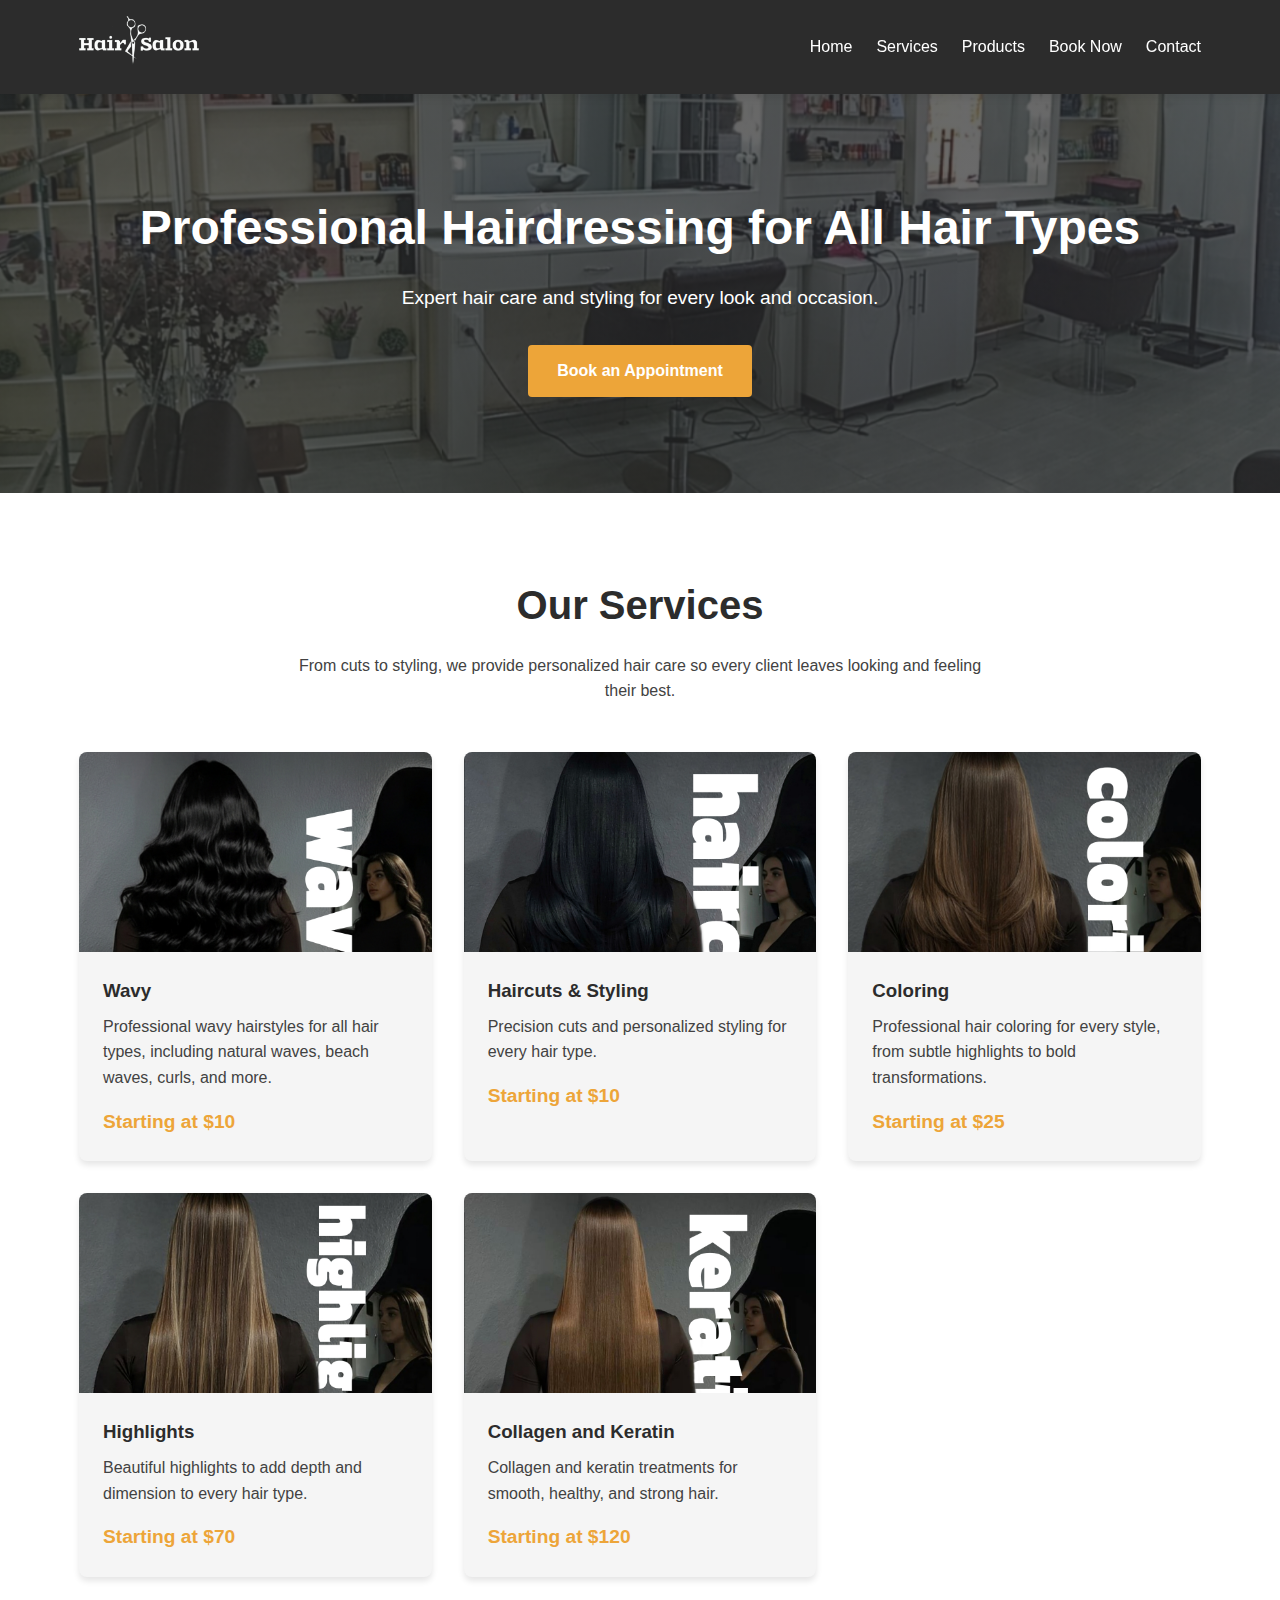
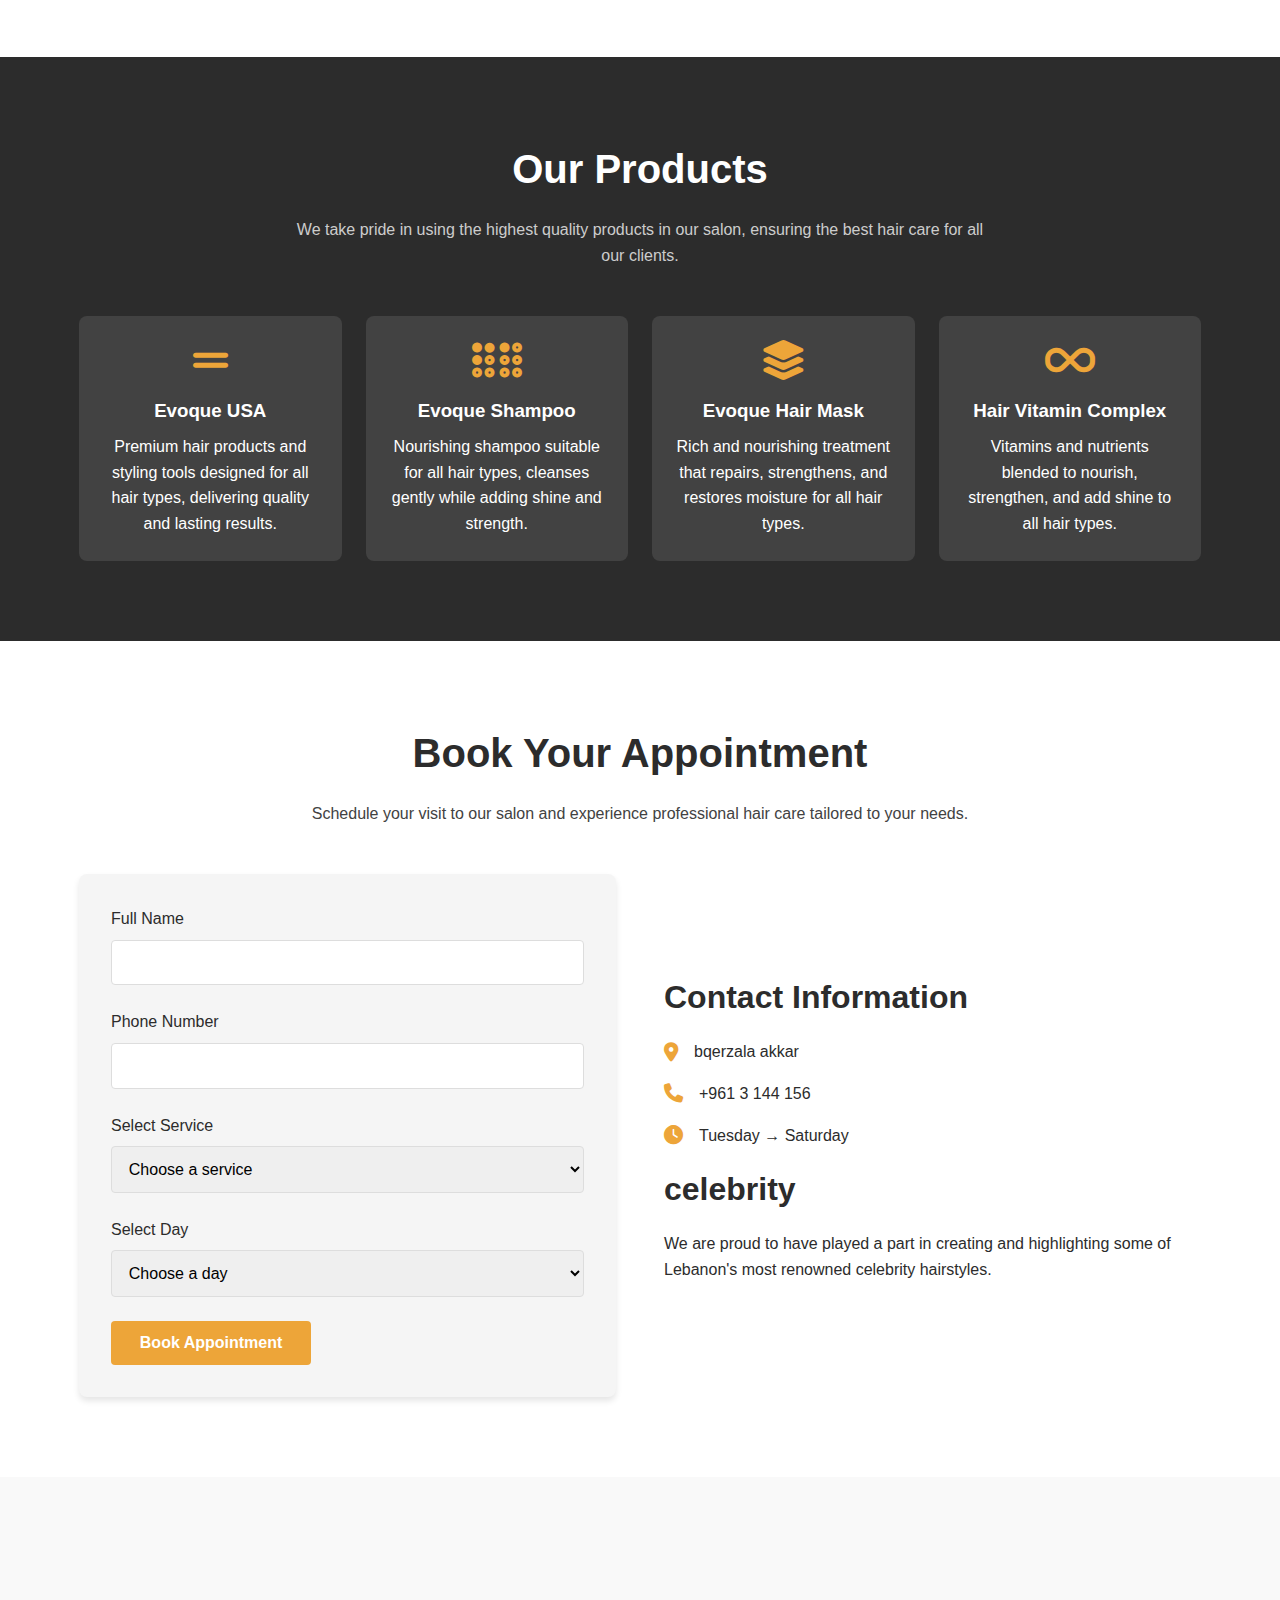
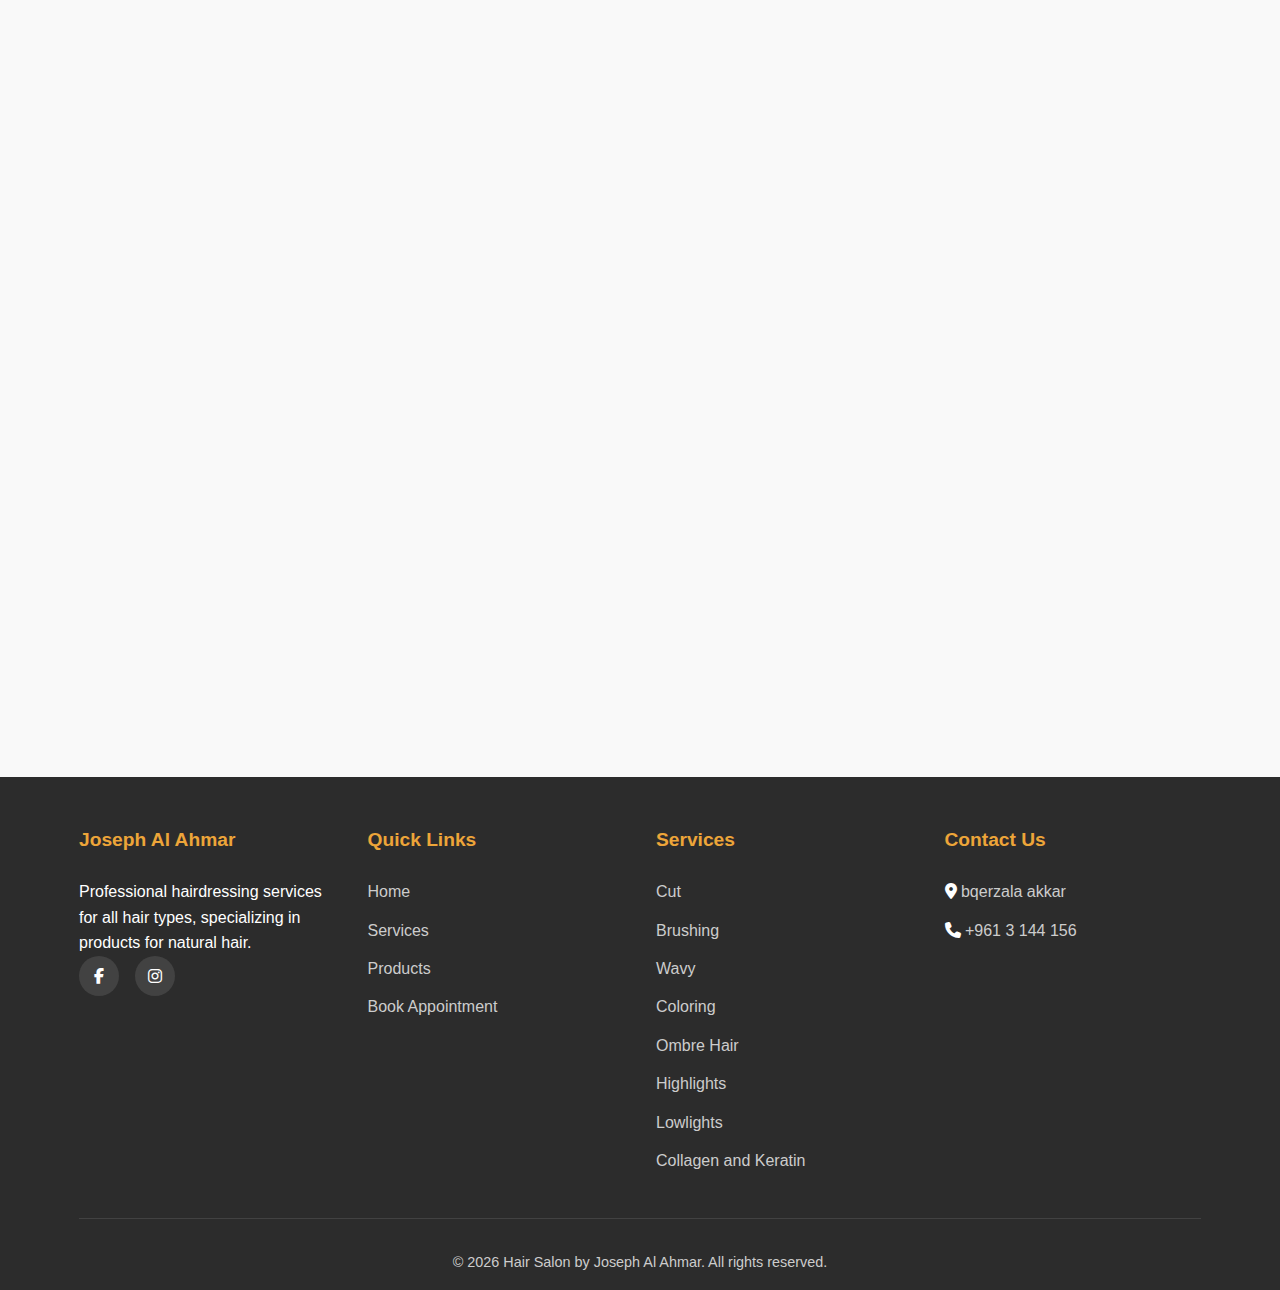
<file: index.html>
<!DOCTYPE html>
<html lang="en">
<head>
    <meta charset="UTF-8">
    <meta name="viewport" content="width=device-width, initial-scale=1.0">
    <title>Joseph Al Ahmar Hair Salon</title>
    <link rel="stylesheet" href="https://cdnjs.cloudflare.com/ajax/libs/font-awesome/6.4.0/css/all.min.css">
    
    <!-- Favicon -->
    <link rel="icon" href="https://raw.githubusercontent.com/elieahmar2/Josephejajahshzheha.github.io/refs/heads/main/logo48000.png" type="image/png" />
    <meta name="apple-mobile-web-app-capable" content="yes" />
    <link rel="apple-touch-icon" href="https://raw.githubusercontent.com/elieahmar2/Josephejajahshzheha.github.io/refs/heads/main/logo512.jpg" sizes="512x512">

    <!-- JSON-LD Structured Data for Google -->
    <script type="application/ld+json">
    {
      "@context": "https://schema.org",
      "@type": "Person",
      "name": "Joseph Al Ahmar",
      "url": "https://josephalahmar.hair",
      "image": [
        "https://josephalahmar.hair/canon_pic0927.png",
        "https://josephalahmar.hair/canon_pic0982.jpg"
      ],
      "jobTitle": "Hairdresser",
      "worksFor": {
        "@type": "Organization",
        "name": "Joseph Al Ahmar Hair Salon",
        "address": {
          "@type": "PostalAddress",
          "streetAddress": "Qarzala",
          "addressLocality": "Bqerzala",
          "addressRegion": "Akkar",
          "addressCountry": "Lebanon"
        },
        "description": "Joseph Al Ahmar runs his own salon in Bqerzala, Akkar, offering a wide range of professional hair services."
      },
      "description": "Joseph Al Ahmar is the top hairdresser in Akkar, northern Lebanon, known for styling celebrities. He has worked for Wadih Wassouf, Carmen Lebbos, Hiba Tawaji, and Rindala Kodeih. He owns his salon in Bqerzala, Akkar, and provides high-quality hair services, including styles and treatments visible on his website.",
      "telephone": "+961 3 144 156",
      "hasOccupation": {
        "@type": "Occupation",
        "name": "Professional Hairdresser",
        "description": "Specializes in celebrity hairstyles, creative cuts, coloring, and professional salon services."
      },
      "subjectOf": {
        "@type": "CreativeWork",
        "name": "Gallery of Hair Services",
        "url": "https://josephalahmar.hair"
      }
    }
    </script>
    <style>
        :root {
            --primary-pink: #eda539;
            --dark-pink: #d99e45;
            --dark-gray: #2c2c2c;
            --light-gray: #f5f5f5;
            --medium-gray: #424242;
            --white: #ffffff;
        }
        
        * {
            margin: 0;
            padding: 0;
            box-sizing: border-box;
            font-family: 'Segoe UI', Tahoma, Geneva, Verdana, sans-serif;
        }
        
        body {
            background-color: var(--light-gray);
            color: var(--dark-gray);
            line-height: 1.6;
            touch-action: manipulation; /* لمنع ظهور الكيبورد تلقائياً على الجوال */
        }
        
        .logo img {
            width: 120px;
            height: auto;
        }
        
        .container {
            width: 90%;
            max-width: 1200px;
            margin: 0 auto;
            padding: 0 15px;
        }
        
        /* Header Styles */
        header {
            background-color: var(--dark-gray);
            color: var(--white);
            padding: 1rem 0;
            position: sticky;
            top: 0;
            z-index: 100;
            box-shadow: 0 2px 10px rgba(0,0,0,0.1);
        }
        
        .header-container {
            display: flex;
            justify-content: space-between;
            align-items: center;
            position: relative;
        }
        
        .logo {
            font-size: 1.8rem;
            font-weight: bold;
            color: var(--primary-pink);
        }
        
        .logo span {
            color: var(--white);
        }
        
        nav ul {
            display: flex;
            list-style: none;
        }
        
        nav ul li {
            margin-left: 1.5rem;
        }
        
        nav ul li a {
            color: var(--white);
            text-decoration: none;
            font-weight: 500;
            transition: color 0.3s;
        }
        
        nav ul li a:hover {
            color: var(--primary-pink);
        }
        
        .mobile-menu-btn {
            display: none;
            background: none;
            border: none;
            color: var(--white);
            font-size: 1.5rem;
            cursor: pointer;
            z-index: 101;
        }
        
        /* Hero Section */
        .hero {
            background: linear-gradient(rgba(44, 44, 44, 0.7), rgba(44, 44, 44, 0.7)), url('background1.jpg') no-repeat center center/cover;
            color: var(--white);
            text-align: center;
            padding: 6rem 0;
        }
        
        .hero h1 {
            font-size: 3rem;
            margin-bottom: 1rem;
        }
        
        .hero p {
            font-size: 1.2rem;
            max-width: 700px;
            margin: 0 auto 2rem;
        }
        
        .btn {
            display: inline-block;
            background-color: var(--primary-pink);
            color: var(--white);
            padding: 0.8rem 1.8rem;
            border: none;
            border-radius: 4px;
            font-size: 1rem;
            font-weight: 600;
            cursor: pointer;
            text-decoration: none;
            transition: background-color 0.3s;
            touch-action: manipulation; /* لمنع ظهور الكيبورد تلقائياً */
        }
        
        .btn:hover {
            background-color: var(--dark-pink);
        }
        
        /* Services Section */
        .services {
            padding: 5rem 0;
            background-color: var(--white);
        }
        
        .section-title {
            text-align: center;
            margin-bottom: 3rem;
        }
        
        .section-title h2 {
            font-size: 2.5rem;
            color: var(--dark-gray);
            margin-bottom: 1rem;
        }
        
        .section-title p {
            color: var(--medium-gray);
            max-width: 700px;
            margin: 0 auto;
        }
        
        .services-grid {
            display: grid;
            grid-template-columns: repeat(auto-fit, minmax(300px, 1fr));
            gap: 2rem;
        }
        
        .service-card {
            background-color: var(--light-gray);
            border-radius: 8px;
            overflow: hidden;
            box-shadow: 0 4px 6px rgba(0,0,0,0.1);
            transition: transform 0.3s;
        }
        
        .service-card:hover {
            transform: translateY(-5px);
        }
        
        .service-img {
            height: 200px;
            background-color: var(--medium-gray);
            background-size: cover;
            background-position: center;
        }
        
        .service-content {
            padding: 1.5rem;
        }
        
        .service-content h3 {
            color: var(--dark-gray);
            margin-bottom: 0.5rem;
        }
        
        .service-content p {
            color: var(--medium-gray);
            margin-bottom: 1rem;
        }
        
        .service-price {
            color: var(--primary-pink);
            font-weight: bold;
            font-size: 1.2rem;
        }
        
        /* wavy Highlight */
        .products-services {
            background-color: var(--dark-gray);
            color: var(--white);
            padding: 5rem 0;
        }
        
        .products-services .section-title h2 {
            color: var(--white);
        }
        
        .products-services .section-title p {
            color: #ccc;
        }
        
        .braids-grid {
            display: grid;
            grid-template-columns: repeat(auto-fit, minmax(250px, 1fr));
            gap: 1.5rem;
        }
        
        .braid-type {
            background-color: var(--medium-gray);
            padding: 1.5rem;
            border-radius: 8px;
            text-align: center;
        }
        
        .braid-type i {
            font-size: 2.5rem;
            color: var(--primary-pink);
            margin-bottom: 1rem;
        }
        
        .braid-type h3 {
            margin-bottom: 0.5rem;
        }
        
        /* Booking Section */
        .booking {
            padding: 5rem 0;
            background-color: var(--white);
        }
        
        .booking-container {
            display: grid;
            grid-template-columns: 1fr 1fr;
            gap: 3rem;
            align-items: center;
        }
        
        .booking-form {
            background-color: var(--light-gray);
            padding: 2rem;
            border-radius: 8px;
            box-shadow: 0 4px 6px rgba(0,0,0,0.1);
        }
        
        .form-group {
            margin-bottom: 1.5rem;
        }
        
        .form-group label {
            display: block;
            margin-bottom: 0.5rem;
            font-weight: 500;
        }
        
        .form-group input,
        .form-group select,
        .form-group textarea {
            width: 100%;
            padding: 0.8rem;
            border: 1px solid #ddd;
            border-radius: 4px;
            font-size: 1rem;
            touch-action: manipulation; /* لمنع ظهور الكيبورد تلقائياً */
        }
        
        .booking-info h3 {
            font-size: 2rem;
            margin-bottom: 1rem;
            color: var(--dark-gray);
        }
        
        .booking-info p {
            margin-bottom: 1.5rem;
            color: var(--medium-gray);
        }
        
        .contact-info {
            margin-top: 2rem;
        }
        
        .contact-item {
            display: flex;
            align-items: center;
            margin-bottom: 1rem;
        }
        
        .contact-item i {
            color: var(--primary-pink);
            margin-right: 1rem;
            font-size: 1.2rem;
        }
        
        /* Footer */
        footer {
            background-color: var(--dark-gray);
            color: var(--white);
            padding: 3rem 0 1rem;
        }
        
        .footer-container {
            display: grid;
            grid-template-columns: repeat(auto-fit, minmax(200px, 1fr));
            gap: 2rem;
            margin-bottom: 2rem;
        }
        
        .footer-column h3 {
            color: var(--primary-pink);
            margin-bottom: 1.5rem;
            font-size: 1.2rem;
        }
        
        .footer-column ul {
            list-style: none;
        }
        
        .footer-column ul li {
            margin-bottom: 0.8rem;
        }
        
        .footer-column ul li a {
            color: #ccc;
            text-decoration: none;
            transition: color 0.3s;
        }
        
        .footer-column ul li a:hover {
            color: var(--primary-pink);
        }
        
        .social-links {
            display: flex;
            gap: 1rem;
        }
        
        .social-links a {
            display: inline-flex;
            align-items: center;
            justify-content: center;
            width: 40px;
            height: 40px;
            background-color: var(--medium-gray);
            color: var(--white);
            border-radius: 50%;
            text-decoration: none;
            transition: background-color 0.3s;
        }
        
        .social-links a:hover {
            background-color: var(--primary-pink);
        }
        
        .copyright {
            text-align: center;
            padding-top: 2rem;
            border-top: 1px solid var(--medium-gray);
            color: #ccc;
            font-size: 0.9rem;
        }
        
        /* Modal */
        .modal {
            display: none;
            position: fixed;
            top: 0;
            left: 0;
            width: 100%;
            height: 100%;
            background-color: rgba(0,0,0,0.5);
            z-index: 1000;
            align-items: center;
            justify-content: center;
        }
        
        .modal-content {
            background-color: var(--white);
            padding: 2rem;
            border-radius: 8px;
            max-width: 500px;
            width: 90%;
            position: relative;
        }
        
        .close-modal {
            position: absolute;
            top: 1rem;
            right: 1rem;
            background: none;
            border: none;
            font-size: 1.5rem;
            cursor: pointer;
            color: var(--dark-gray);
        }
        
        /* Responsive Styles */
        @media (max-width: 768px) {
            .header-container {
                flex-direction: row;
                align-items: center;
            }
            
            nav {
                display: none; /* إخفاء القائمة افتراضياً على الجوال */
                position: absolute;
                top: 100%;
                left: 0;
                width: 100%;
                background-color: var(--dark-gray);
                padding: 1rem 0;
                box-shadow: 0 5px 10px rgba(0,0,0,0.2);
            }
            
            nav.active {
                display: block;
            }
            
            nav ul {
                flex-direction: column;
                align-items: center;
            }
            
            nav ul li {
                margin: 0.8rem 0;
                width: 100%;
                text-align: center;
            }
            
            .mobile-menu-btn {
                display: block;
                position: relative;
                top: 0;
                right: 0;
            }
            
            .hero h1 {
                font-size: 2.2rem;
            }
            
            .booking-container {
                grid-template-columns: 1fr;
            }
        }
    </style>
</head>
<body>
    <!-- Header -->
    <header>
        <div class="container header-container">
            <div class="logo">
                <img src="logo.png" alt="Logo" />
            </div>
            <button class="mobile-menu-btn">
                <i class="fas fa-bars"></i>
            </button>
            <nav>
                <ul>
                    <li><a href="#home">Home</a></li>
                    <li><a href="#services">Services</a></li>
                    <li><a href="#products">Products</a></li>
                    <li><a href="#booking">Book Now</a></li>
                    <li><a href="#contact">Contact</a></li>
                </ul>
            </nav>
        </div>
    </header>

    <!-- Hero Section -->
    <section class="hero" id="home">
        <div class="container">
            <h1>Professional Hairdressing for All Hair Types</h1>
            <p>Expert hair care and styling for every look and occasion.</p>
            <a href="#booking" class="btn">Book an Appointment</a>
        </div>
    </section>

    <!-- Services Section -->
    <section class="services" id="services">
        <div class="container">
            <div class="section-title">
                <h2>Our Services</h2>
                <p>From cuts to styling, we provide personalized hair care so every client leaves looking and feeling their best.</p>
            </div>
            <div class="services-grid">
                <div class="service-card">
                    <div class="service-img" style="background-image: url('wavy.jpg');"></div>
                    <div class="service-content">
                        <h3>Wavy</h3>
                        <p>Professional wavy hairstyles for all hair types, including natural waves, beach waves, curls, and more.</p>
                        <div class="service-price">Starting at $10</div>
                    </div>
                </div>
                <div class="service-card">
                    <div class="service-img" style="background-image: url('haircut.jpg');"></div>
                    <div class="service-content">
                        <h3>Haircuts & Styling</h3>
                        <p>Precision cuts and personalized styling for every hair type.</p>
                        <div class="service-price">Starting at $10</div>
                    </div>
                </div>
                <div class="service-card">
                    <div class="service-img" style="background-image: url('coloring.jpg');"></div>
                    <div class="service-content">
                        <h3>Coloring</h3>
                        <p>Professional hair coloring for every style, from subtle highlights to bold transformations.</p>
                        <div class="service-price">Starting at $25</div>
                    </div>
                </div>
                <div class="service-card">
                    <div class="service-img" style="background-image: url('highlights.jpg');"></div>
                    <div class="service-content">
                        <h3>Highlights</h3>
                        <p>Beautiful highlights to add depth and dimension to every hair type.</p>
                        <div class="service-price">Starting at $70</div>
                    </div>
                </div>
                <div class="service-card">
                    <div class="service-img" style="background-image: url('keratin.jpg');"></div>
                    <div class="service-content">
                        <h3>Collagen and Keratin</h3>
                        <p>Collagen and keratin treatments for smooth, healthy, and strong hair.</p>
                        <div class="service-price">Starting at $120</div>
                    </div>
                </div>
            </div>
        </div>
    </section>

    <!-- Products Section -->
    <section class="products-services" id="products">
        <div class="container">
            <div class="section-title">
                <h2>Our Products</h2>
                <p>We take pride in using the highest quality products in our salon, ensuring the best hair care for all our clients.</p>
            </div>
            <div class="braids-grid">
                <div class="braid-type">
                    <i class="fas fa-grip-lines"></i>
                    <h3>Evoque USA</h3>
                    <p>Premium hair products and styling tools designed for all hair types, delivering quality and lasting results.</p>
                </div>
                <div class="braid-type">
                    <i class="fas fa-braille"></i>
                    <h3>Evoque Shampoo</h3>
                    <p>Nourishing shampoo suitable for all hair types, cleanses gently while adding shine and strength.</p>
                </div>
                <div class="braid-type">
                    <i class="fas fa-layer-group"></i>
                    <h3>Evoque Hair Mask</h3>
                    <p>Rich and nourishing treatment that repairs, strengthens, and restores moisture for all hair types.</p>
                </div>
                <div class="braid-type">
                    <i class="fas fa-infinity"></i>
                    <h3>Hair Vitamin Complex</h3>
                    <p>Vitamins and nutrients blended to nourish, strengthen, and add shine to all hair types.</p>
                </div>
            </div>
        </div>
    </section>

    <!-- Booking Section -->
    <section class="booking" id="booking">
        <div class="container">
            <div class="section-title">
                <h2>Book Your Appointment</h2>
                <p>Schedule your visit to our salon and experience professional hair care tailored to your needs.</p>
            </div>
            <div class="booking-container">
                <div class="booking-form">
                    <form id="appointment-form">
                        <input type="hidden" name="access_key" value="bc0f1156-761f-4609-a74a-ca4029e60b47">
                        
                        <div class="form-group">
                            <label for="name">Full Name</label>
                            <input type="text" id="name" name="name" required>
                        </div>
                        
                        <div class="form-group">
                            <label for="phone">Phone Number</label>
                            <input type="tel" id="phone" name="phone" required>
                        </div>
                        
                        <div class="form-group">
                            <label for="service">Select Service</label>
                            <select id="service" name="service" required>
                                <option value="">Choose a service</option>
                                <option value="cut">Cut</option>
                                <option value="brushing">Brushing</option>
                                <option value="wavy">Wavy</option>
                                <option value="coloring">Coloring</option>
                                <option value="ombre">Ombre Hair</option>
                                <option value="highlights">Highlights</option>
                                <option value="lowlights">Lowlights</option>
                                <option value="collagen_keratin">Collagen and Keratin</option>
                            </select>
                        </div>
                        
                        <div class="form-group">
                            <label for="date">Select Day</label>
                            <select id="date" name="date" required>
                                <option value="">Choose a day</option>
                                <option value="Tuesday">Tuesday (9am - 7pm)</option>
                                <option value="Wednesday">Wednesday (9am - 7pm)</option>
                                <option value="Thursday">Thursday (9am - 7pm)</option>
                                <option value="Friday">Friday (9am - 7pm)</option>
                                <option value="Saturday">Saturday (9am - 7pm)</option>
                                <option value="Sunday">Sunday (9am - 2pm, 5pm - 7pm)</option>
                            </select>
                        </div>
                        
                        <button type="submit" class="btn">Book Appointment</button>
                        <span id="form-result"></span>
                    </form>
                </div>
                
                <div class="booking-info">
                    <h3>Contact Information</h3>
                    <div class="contact-item">
                        <i class="fas fa-map-marker-alt"></i>
                        <span>bqerzala akkar</span>
                    </div>
                    <div class="contact-item">
                        <i class="fas fa-phone"></i>
                        <span>+961 3 144 156</span>
                    </div>
                    <div class="contact-item">
                        <i class="fas fa-clock"></i>
                        <span>Tuesday → Saturday</span>
                    </div>
                    
<div class="booking-info">
    <h3>celebrity</h3>
    <div class="contact-item">
   <span>We are proud to have played a part in creating and highlighting some of Lebanon's most renowned celebrity hairstyles.</span>
</div>
                </div>
            </div>
        </div>
    </section>
<!-- Celebrities Section Fullscreen -->

<section id="celebrities" style="width: 100vw; height: 100vh; overflow: hidden; background: #f9f9f9;">
    <iframe 
        id="celebIframe"
        src="https://josephalahmar.hair/celebreties.html" 
        style="width: 100vw; height: 100vh; border: none;" 
        sandbox="allow-scripts allow-same-origin allow-popups"
        onload="handleIframeLinks(this)"
    ></iframe>
</section>
    <!-- Footer -->
    <footer id="contact">
        <div class="container">
            <div class="footer-container">
                <div class="footer-column">
                    <h3>Joseph Al Ahmar</h3>
                    <p>Professional hairdressing services for all hair types, specializing in products for natural hair.</p>
                    <div class="social-links">
                        <a href="https://www.facebook.com/share/1CAYJ7KXdf/"><i class="fab fa-facebook-f"></i></a>
                        <a href="https://www.instagram.com/josephalahmar.hairsalon?igsh=MTIzc3NlbXQ4M3FmaA=="><i class="fab fa-instagram"></i></a>
                    </div>
                </div>
                <div class="footer-column">
                    <h3>Quick Links</h3>
                    <ul>
                        <li><a href="#home">Home</a></li>
                        <li><a href="#services">Services</a></li>
                        <li><a href="#products">Products</a></li>
                        <li><a href="#booking">Book Appointment</a></li>
                    </ul>
                </div>
                <div class="footer-column">
                    <h3>Services</h3>
                    <ul>
                        <li><a href="#">Cut</a></li>
                        <li><a href="#">Brushing</a></li>
                        <li><a href="#">Wavy</a></li>
                        <li><a href="#">Coloring</a></li>
                        <li><a href="#">Ombre Hair</a></li>
                        <li><a href="#">Highlights</a></li>
                        <li><a href="#">Lowlights</a></li>
                        <li><a href="#">Collagen and Keratin</a></li>
                    </ul>
                </div>
                <div class="footer-column">
                    <h3>Contact Us</h3>
                    <ul>
                        <li><i class="fas fa-map-marker-alt"></i> <a href="https://maps.app.goo.gl/CWfsfub3wLps8LyF9" target="_blank">bqerzala akkar</a></li>
                        <li><i class="fas fa-phone"></i> <a href="tel:+9613144156">+961 3 144 156</a></li>
                    </ul>
                </div>
            </div>
            <div class="copyright">
                <p>&copy; 2026 Hair Salon by Joseph Al Ahmar. All rights reserved.</p>
            </div>
        </div>
    </footer>

    <!-- Success Modal -->
    <div class="modal" id="success-modal">
        <div class="modal-content">
            <button class="close-modal">&times;</button>
            <h2>Appointment Request Received!</h2>
            <p>Thank you for booking with Joseph Al Ahmar hair salon. We have received your appointment request and will contact you shortly to confirm your booking.</p>
            <p>You will receive a confirmation phone number  with your appointment details.</p>
            <button class="btn" id="close-success">Close</button>
        </div>
    </div>

<script>
        // Mobile Menu Toggle - إصلاح مشكلة القائمة
        const mobileMenuBtn = document.querySelector('.mobile-menu-btn');
        const nav = document.querySelector('nav');
        
        mobileMenuBtn.addEventListener('click', (e) => {
            e.preventDefault();
            e.stopPropagation();
            nav.classList.toggle('active');
            
            // تغيير الأيقونة
            const icon = mobileMenuBtn.querySelector('i');
            if (nav.classList.contains('active')) {
                icon.classList.remove('fa-bars');
                icon.classList.add('fa-times');
            } else {
                icon.classList.remove('fa-times');
                icon.classList.add('fa-bars');
            }
        });
        
        // إغلاق القائمة عند النقر على رابط
        const navLinks = document.querySelectorAll('nav a');
        navLinks.forEach(link => {
            link.addEventListener('click', (e) => {
                // منع السلوك الافتراضي للروابط التي ليس لها href حقيقي
                if (link.getAttribute('href') === '#' || link.getAttribute('href').startsWith('#')) {
                    e.preventDefault();
                    
                    // الحصول على الـ ID الهدف
                    const targetId = link.getAttribute('href').substring(1);
                    const targetElement = document.getElementById(targetId);
                    
                    إذا (targetElement) {
                        // التمرير السلس للعنصر
                        targetElement.scrollIntoView({ behavior: 'smooth' });
                    }
                    
                    // إغلاق القائمة على الجوال
                    إذا (window.innerWidth <= 768) {
                        nav.classList.remove('active');
                        const icon = mobileMenuBtn.querySelector('i');
                        icon.classList.remove('fa-times');
                        icon.classList.add('fa-bars');
                    }
                }
            });
        });
function handleIframeLinks(iframe) {
    try {
        // جلب جميع الروابط داخل iframe
        const links = iframe.contentWindow.document.querySelectorAll('a');
        links.forEach(link => link.setAttribute('target', '_top'));
    } catch (e) {
        console.warn('لا يمكن الوصول لمحتوى iframe: cross-origin issue');
    }
}
        // Form Submission - إصلاح نموذج الحجز لمنع التمرير التلقائي
        const appointmentForm = document.getElementById('appointment-form');
        const formResult = document.getElementById('form-result');
        const successModal = document.getElementById('success-modal');
        const closeModalBtn = document.querySelector('.close-modal');
        const closeSuccessBtn = document.getElementById('close-success');
        
        // منع التمرير التلقائي عند النقر على حقول النموذج
        const formInputs = appointmentForm.querySelectorAll('input, select');
        formInputs.forEach(input => {
            input.addEventListener('focus', (e) => {
                // منع أي سلوك افتراضي
                e.preventDefault();
                
                // التأكد من أن الحقل قابل للتركيز
                setTimeout(() => {
                    input.focus();
                }, 50);
            });
            
            input.addEventListener('click', (e) => {
                // منع أي سلوك افتراضي
                e.preventDefault();
                e.stopPropagation();
                
                // التركيز على الحقل
                input.focus();
            });
        });
        
        // منع إرسال النموذج عند الضغط على Enter في بعض الحقول
        appointmentForm.addEventListener('keydown', (e) => {
            إذا (e.key === 'Enter' && e.target.tagName !== 'BUTTON') {
                e.preventDefault();
            }
        });
        
        // إرسال النموذج
        appointmentForm.addEventListener('submit', async (e) => {
            e.preventDefault();
            e.stopPropagation();
            
            // التأكد من أننا لا نتمرر تلقائياً
            window.scrollTo(0, document.querySelector('.booking').offsetTop);
            
            const formData = new FormData(appointmentForm);
            const submitBtn = appointmentForm.querySelector('button[type="submit"]');
            const originalText = submitBtn.textContent;
            
            // إعداد الرسالة للتقديم
            submitBtn.textContent = "جاري الإرسال...";
            submitBtn.disabled = true;
            formResult.textContent = "";
            
            try {
                const response = await fetch("https://api.web3forms.com/submit", {
                    method: "POST",
                    body: formData
                });
                
                const data = await response.json();
                
                إذا (data.success) {
                    // إظهار النافذة المنبثقة
                    successModal.style.display = 'flex';
                    
                    // إعادة تعيين النموذج
                    appointmentForm.reset();
                    
                    // إعادة التركيز للعنوان
                    setTimeout(() => {
                        appointmentForm.scrollIntoView({ behavior: 'smooth' });
                    }, 100);
                } else {
                    formResult.textContent = "خطأ: " + data.message;
                    formResult.style.color = "red";
                    
                    // إعادة التركيز للنموذج
                    appointmentForm.querySelector('input').focus();
                }
                
            } catch (error) {
                formResult.textContent = "حدث خطأ ما. الرجاء المحاولة مرة أخرى.";
                formResult.style.color = "red";
                
                // إعادة التركيز للنموذج
                appointmentForm.querySelector('input').focus();
            } finally {
                submitBtn.textContent = originalText;
                submitBtn.disabled = false;
            }
        });
        
        // Close modal functions
        closeModalBtn.addEventListener('click', () => {
            successModal.style.display = 'none';
            
            // إعادة التركيز للنموذج بعد إغلاق النافذة المنبثقة
            setTimeout(() => {
                appointmentForm.scrollIntoView({ behavior: 'smooth' });
            }, 100);
        });
        
        closeSuccessBtn.addEventListener('click', () => {
            successModal.style.display = 'none';
            
            // إعادة التركيز للنموذج بعد إغلاق النافذة المنبثقة
            setTimeout(() => {
                appointmentForm.scrollIntoView({ behavior: 'smooth' });
            }, 100);
        });
        
        // Close modal when clicking outside
        window.addEventListener('click', (e) => {
            إذا (e.target === successModal) {
                successModal.style.display = 'none';
                
                // إعادة التركيز للنموذج بعد إغلاق النافذة المنبثقة
                setTimeout(() => {
                    appointmentForm.scrollIntoView({ behavior: 'smooth' });
                }, 100);
            }
        });
        
        // إصلاح مشكلة التمرير للروابط
        document.querySelectorAll('a[href^="#"]').forEach(anchor => {
            anchor.addEventListener('click', function(e) {
                e.preventDefault();
                
                const targetId = this.getAttribute('href');
                إذا (targetId === '#') return;
                
                const targetElement = document.querySelector(targetId);
                إذا (targetElement) {
                    // التمرير السلس مع تعديل الموقع لعرض النموذج بشكل صحيح
                    const yOffset = -80;
                    const y = targetElement.getBoundingClientRect().top + window.pageYOffset + yOffset;
                    
                    window.scrollTo({
                        top: y,
                        behavior: 'smooth'
                    });
                }
            });
        });
        
        // حل نهائي لمشكلة التركيز على الجوال
        document.addEventListener('DOMContentLoaded', function() {
            // إضافة event listener لجميع العناصر القابلة للنقر
            document.addEventListener('touchstart', function(e) {
                // إذا كان العنصر هو حقل إدخال
                إذا (['INPUT', 'SELECT', 'TEXTAREA'].includes(e.target.tagName)) {
                    // منع السلوك الافتراضي
                    e.preventDefault();
                    
                    // التركيز على العنصر بعد تأخير بسيط
                    setTimeout(() => {
                        e.target.focus();
                    }, 100);
                }
            }, { passive: false });
        });
    </script>
    <script>
        // Mobile Menu Toggle
        const mobileMenuBtn = document.querySelector('.mobile-menu-btn');
        const nav = document.querySelector('nav');
        
        mobileMenuBtn.addEventListener('click', () => {
            nav.classList.toggle('active');
            
            // تغيير الأيقونة
            const icon = mobileMenuBtn.querySelector('i');
            if (nav.classList.contains('active')) {
                icon.classList.remove('fa-bars');
                icon.classList.add('fa-times');
            } else {
                icon.classList.remove('fa-times');
                icon.classList.add('fa-bars');
            }
        });
        
        // إغلاق القائمة عند النقر على رابط
        const navLinks = document.querySelectorAll('nav a');
        navLinks.forEach(link => {
            link.addEventListener('click', () => {
                if (window.innerWidth <= 768) {
                    nav.classList.remove('active');
                    const icon = mobileMenuBtn.querySelector('i');
                    icon.classList.remove('fa-times');
                    icon.classList.add('fa-bars');
                }
            });
        });
        
        // Form Submission - الإصلاح الرئيسي هنا
        const appointmentForm = document.getElementById('appointment-form');
        const formResult = document.getElementById('form-result');
        const successModal = document.getElementById('success-modal');
        const closeModalBtn = document.querySelector('.close-modal');
        const closeSuccessBtn = document.getElementById('close-success');
        
        // منع السلوك الافتراضي للنموذج
        appointmentForm.addEventListener('submit', async function(e) {
            e.preventDefault(); // هذا السطر هو الأهم!
            e.stopPropagation();
            
            console.log('Form submission started...');
            
            // جمع البيانات من النموذج
            const formData = {
                name: document.getElementById('name').value,
                phone: document.getElementById('phone').value,
                service: document.getElementById('service').value,
                date: document.getElementById('date').value,
                access_key: 'bc0f1156-761f-4609-a74a-ca4029e60b47'
            };
            
            console.log('Form data:', formData);
            
            const submitBtn = appointmentForm.querySelector('button[type="submit"]');
            const originalText = submitBtn.textContent;
            
            // إعداد حالة التحميل
            submitBtn.textContent = "جاري الإرسال...";
            submitBtn.disabled = true;
            formResult.textContent = "";
            formResult.style.color = "";
            
            try {
                console.log('Sending to web3forms...');
                
                // إرسال البيانات إلى web3forms
                const response = await fetch("https://api.web3forms.com/submit", {
                    method: "POST",
                    headers: {
                        'Content-Type': 'application/json',
                        'Accept': 'application/json'
                    },
                    body: JSON.stringify(formData)
                });
                
                console.log('Response received:', response);
                
                const data = await response.json();
                console.log('Response data:', data);
                
                if (data.success) {
                    console.log('Success! Showing modal...');
                    formResult.textContent = "✅ ";
                    formResult.style.color = "green";
                    
                    // إظهار النافذة المنبثقة
                    successModal.style.display = 'flex';
                    
                    // إعادة تعيين النموذج بعد تأخير
                    setTimeout(() => {
                        appointmentForm.reset();
                    }, 1000);
                    
                } else {
                    console.log('Error from web3forms:', data.message);
                    formResult.textContent = "❌ حدث خطأ: " + data.message;
                    formResult.style.color = "red";
                }
                
            } catch (error) {
                console.error('Fetch error:', error);
                formResult.textContent = "❌ مشكلة في الاتصال بالإنترنت. الرجاء المحاولة مرة أخرى.";
                formResult.style.color = "red";
                
                // بديل: استخدام formspree أو طريقة أخرى
                formResult.textContent += " يمكنك الاتصال بنا مباشرة على الرقم +961 3 144 156";
            } finally {
                submitBtn.textContent = originalText;
                submitBtn.disabled = false;
                
                // التأكد من بقاء الصفحة في مكانها
                setTimeout(() => {
                    window.scrollTo({
                        top: appointmentForm.offsetTop - 100,
                        behavior: 'smooth'
                    });
                }, 500);
            }
            
            return false; // لمنع إعادة تحميل الصفحة
        });
        
        // Close modal functions
        closeModalBtn.addEventListener('click', () => {
            successModal.style.display = 'none';
        });
        
        closeSuccessBtn.addEventListener('click', () => {
            successModal.style.display = 'none';
        });
        
        // Close modal when clicking outside
        window.addEventListener('click', (e) => {
            if (e.target === successModal) {
                successModal.style.display = 'none';
            }
        });
        
        // حل مشكلة الروابط الداخلية
        document.querySelectorAll('a[href^="#"]').forEach(anchor => {
            anchor.addEventListener('click', function(e) {
                e.preventDefault();
                
                const targetId = this.getAttribute('href');
                if (targetId === '#') return;
                
                const targetElement = document.querySelector(targetId);
                if (targetElement) {
                    // حساب الموقع مع تعديل للهيدر الثابت
                    const headerOffset = 80;
                    const elementPosition = targetElement.getBoundingClientRect().top;
                    const offsetPosition = elementPosition + window.pageYOffset - headerOffset;
                    
                    window.scrollTo({
                        top: offsetPosition,
                        behavior: 'smooth'
                    });
                }
            });
        });
        
        // حل مشكلة التركيز على الجوال
        document.addEventListener('DOMContentLoaded', function() {
            // منع التمرير عند التركيز على الحقول
            const inputs = document.querySelectorAll('input, select, textarea');
            inputs.forEach(input => {
                input.addEventListener('focus', function() {
                    // إبقاء الصفحة في مكانها
                    setTimeout(() => {
                        window.scrollTo(0, this.closest('.booking').offsetTop - 100);
                    }, 100);
                });
            });
        });
        
        // التأكد من بقاء النموذج في الصفحة
        window.addEventListener('load', function() {
            // إذا كان هناك hash في الرابط، قم بالتمرير بشكل صحيح
            if (window.location.hash) {
                setTimeout(() => {
                    const target = document.querySelector(window.location.hash);
                    if (target) {
                        const yOffset = -100;
                        const y = target.getBoundingClientRect().top + window.pageYOffset + yOffset;
                        window.scrollTo({top: y, behavior: 'smooth'});
                    }
                }, 500);
            }
        });
    </script>
</body>
</html>
</file>
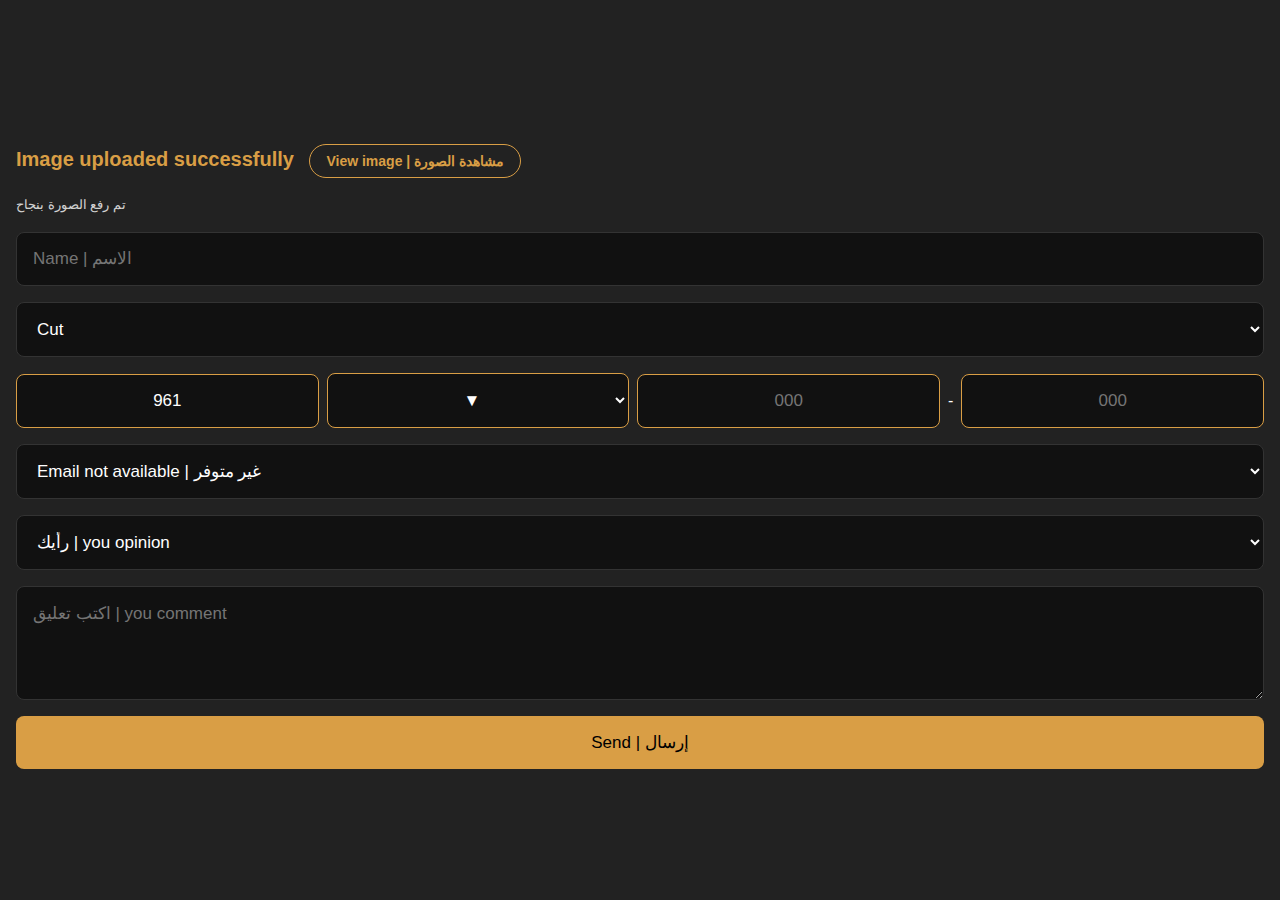
<file: feedback.html>
<!DOCTYPE html>
<html lang="en">
<head>
<meta charset="UTF-8">
<title>Feedback</title>
<meta name="viewport" content="width=device-width, initial-scale=1.0">
<style>
:root{--bg:#222;--primary:#d99e45;--text:#fff}
*{box-sizing:border-box;font-family:Arial}
html,body{width:100%;height:100%}
body{margin:0;background:var(--bg);color:var(--text)}
.container{width:100%;min-height:100vh;padding:16px;display:flex;flex-direction:column;justify-content:center}
h1{font-size:20px;margin-bottom:8px;color:var(--primary)}
h2{font-size:13px;font-weight:normal;margin-bottom:20px;opacity:.8}
.view-link{display:inline-block;border:1px solid var(--primary);padding:8px 16px;border-radius:24px;color:var(--primary);text-decoration:none;font-size:14px;margin-left:10px}
form{display:flex;flex-direction:column;gap:16px}
input,select,textarea,button{background:#111;border:1px solid #333;color:var(--text);padding:16px;border-radius:8px;font-size:17px}
input[type="text"], input[type="tel"], input[type="email"]{width:100%}
button{background:var(--primary);color:#000;border:none;cursor:pointer}
#emailField{display:none}
.phone-group{display:flex;gap:8px;align-items:center}
.phone-group input, .phone-group select{flex:1;text-align:center;border:1px solid var(--primary)}
.phone-group span{color:var(--text)}
.success{position:fixed;inset:0;display:flex;align-items:center;justify-content:center;background:#0009;opacity:0;pointer-events:none;transition:.3s}
.success.show{opacity:1}
.check{width:80px;height:80px;border-radius:50%;background:var(--primary);display:flex;align-items:center;justify-content:center;animation:pop .5s}
.check svg{width:40px;height:40px;stroke:#000;stroke-width:6;fill:none}
@keyframes pop{0%{transform:scale(.3)}70%{transform:scale(1.2)}100%{transform:scale(1)}}
</style>
</head>
<body>
<div class="container">
<h1>
Image uploaded successfully
<a class="view-link" href="clients_pics.html">View image | مشاهدة الصورة</a>
</h1>
<h2>تم رفع الصورة بنجاح</h2>

<form id="feedbackForm">
<input type="hidden" name="access_key" value="5d749da4-f0a0-4f5d-bd45-cfc884850e55">

<input type="text" name="name" placeholder="Name | الاسم" required>

<select name="service" required>
<option value="cut">Cut</option>
<option value="brushing">Brushing</option>
<option value="wavy">Wavy</option>
<option value="coloring">Coloring</option>
<option value="ombre">Ombre Hair</option>
<option value="highlights">Highlights</option>
<option value="lowlights">Lowlights</option>
<option value="collagen_keratin">Collagen and Keratin</option>
<option value="fade">Fade</option>
<option value="taper">Taper</option>
<option value="buzz">Buzz Cut</option>
<option value="crew">Crew Cut</option>
<option value="undercut">Undercut</option>
<option value="pompadour">Pompadour</option>
<option value="slick_back">Slick Back</option>
<option value="fringe">Fringe</option>
<option value="quiff">Quiff</option>
<option value="mohawk">Mohawk</option>
<option value="afro">Afro</option>
<option value="braids">Braids</option>
<option value="twists">Twists</option>
<option value="dreadlocks">Dreadlocks</option>
<option value="beard_trim">Beard Trim</option>
<option value="beard_shape">Beard Shaping</option>
<option value="hot_towel">Hot Towel Shave</option>
<option value="hair_treatment">Hair Treatment</option>
<option value="scalp_care">Scalp Care</option>
<option value="kids_cut">Kids Cut</option>
<option value="styling">Styling</option>
<option value="hair_wash">Hair Wash</option>
<option value="blow_dry">Blow Dry</option>
</select>

<div class="phone-group">
<input type="text" value="961" readonly>
<select name="phone2" id="phone2" required>
  <option value="" disabled selected> ▼ </option>
  <option value="03">03</option>
  <option value="70">70</option>
  <option value="71">71</option>
  <option value="76">76</option>
  <option value="78">78</option>
  <option value="79">79</option>
  <option value="81">81</option>
</select>
<input type="text" name="phone3" id="phone3" maxlength="3" placeholder="000" required>
<span>-</span>
<input type="text" name="phone4" id="phone4" maxlength="3" placeholder="000" required>
</div>

<select id="emailStatus" name="email_status">
<option value="not_available">Email not available | غير متوفر</option>
<option value="available">Email available | الإيميل متوفر</option>
</select>

<input id="emailField" type="email" name="email" placeholder="Enter email | أدخل الإيميل">

<!-- Your Opinion as select -->
<select name="feedback_option" required>
<option value="" disabled selected>رأيك | you opinion</option>
<option value="satisfied">Satisfied | راضية</option>
<option value="neutral">Neutral | راضية إلى حدّ ما</option>
<option value="not_satisfied">Not satisfied | غير راضية</option>
</select>

<textarea name="feedback" rows="4" placeholder="اكتب تعليق | you comment"></textarea>

<button type="submit">Send | إرسال</button>
</form>
</div>

<div class="success" id="success">
<div class="check">
<svg viewBox="0 0 52 52"><path d="M14 27l7 7 17-17"/></svg>
</div>
</div>

<script>
const emailStatus=document.getElementById('emailStatus')
const emailField=document.getElementById('emailField')
emailStatus.onchange=()=>{emailField.style.display=emailStatus.value==='available'?'block':'none';emailField.required=emailStatus.value==='available'}

// Phone input logic
const phone2=document.getElementById('phone2')
const phone3=document.getElementById('phone3')
const phone4=document.getElementById('phone4')

phone2.onchange = () => {
  phone3.value = ''
  phone3.focus()
}

phone3.addEventListener('input', () => {
  if(phone3.value.length === 3){
    phone4.focus()
  }
})

document.getElementById('feedbackForm').onsubmit=e=>{
e.preventDefault()
fetch('https://api.web3forms.com/submit',{method:'POST',body:new FormData(e.target)})
document.getElementById('success').classList.add('show')
setTimeout(()=>location.href='clients_pics.html',1500)
}
</script>
</body>
</html>
</file>
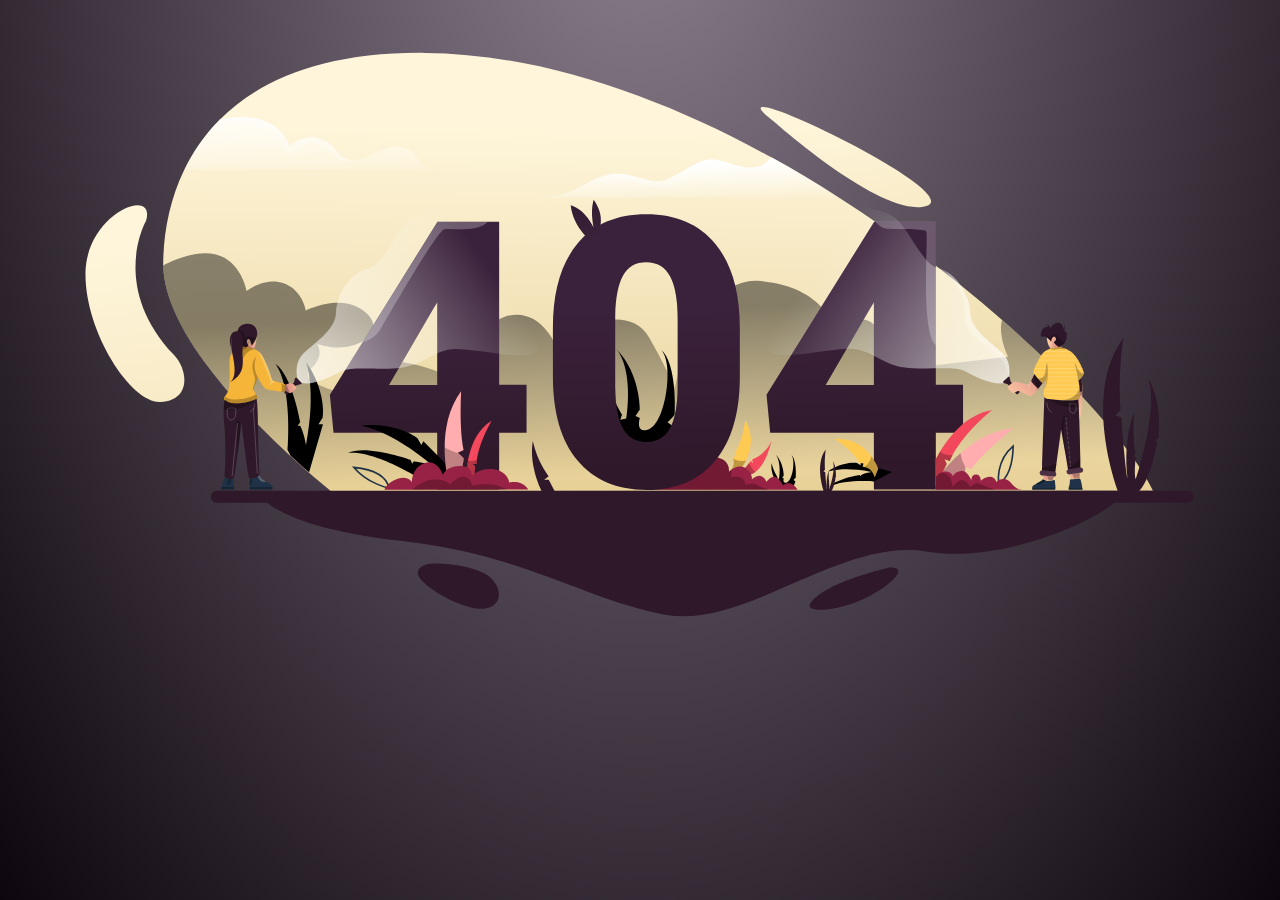
<file: html.html>
<!DOCTYPE html>
<html lang="en">
<head>
<meta charset="UTF-8">
<title>Anime Combined</title>
<meta name="viewport" content="width=device-width, initial-scale=1, maximum-scale=1, user-scalable=no">

<link href="https://maxcdn.bootstrapcdn.com/bootstrap/4.1.1/css/bootstrap.min.css" rel="stylesheet" id="bootstrap-css">
<script src="https://maxcdn.bootstrapcdn.com/bootstrap/4.1.1/js/bootstrap.min.js"></script>
<script src="https://cdnjs.cloudflare.com/ajax/libs/jquery/3.2.1/jquery.min.js"></script>
<!------ Include the above in your HEAD tag ---------->

<a href="https://www.ftcab.com" target="_blank">
  <div class="container">
  <div class="row">
    <div class="col-sm-12 col-md-12 mt-5 mb-5">
      <svg width="100%" height="auto" viewBox="0 0 636 324" fill="none" xmlns="http://www.w3.org/2000/svg">
<g id="OBJECTS">
<g id="Group">
<path id="Vector" d="M101.3 255.2C101.3 255.2 111.1 272.6 181.8 280.5C252.5 288.4 288.2 314.9 333.1 322.8C378 330.7 433.6 278.5 481.8 286.5C530 294.4 588.2 264.2 592.8 255.2H101.3Z" fill="#2F1829"/>
<path id="Vector_2" d="M611.9 251.7H601.4L140.8 251.8C140.8 251.8 136.1 248.1 128.9 241.8C125.8 239.1 122.2 235.9 118.3 232.3C116.9 231 115.4 229.6 113.9 228.2C100.2 215.3 83.6 198.2 70.1 180.1C55.9 161 45.1 140.6 44.8 122.6C44.8 122.2 44.8 121.8 44.8 121.4C45 104 48.4 85.1 56.9 67.7C61.9 57.5 68.5 47.8 77.3 39C100.1 16.2 137.1 0.300011 194.5 0.800011C261.4 1.30001 330.8 26.3 393.5 60.8C406.6 68 419.4 75.7 431.9 83.6C441.1 89.5 450.1 95.5 458.8 101.6C483.1 118.6 505.6 136.4 525.5 153.8C570.6 193.1 602.3 230.4 611.9 251.7Z" fill="url(#paint0_linear)"/>
<path id="Vector_3" opacity="0.45" d="M611.9 251.7H601.4L140.8 251.8C140.8 251.8 136.1 248.1 128.9 241.8C125.8 239.1 122.2 235.9 118.3 232.3C116.9 231 115.4 229.6 113.9 228.2C100.2 215.3 83.6 198.2 70.1 180.1C55.9 161 45.1 140.6 44.8 122.6C50.5 119.6 63.9 113.5 75 116.3C89.5 119.9 92.6 137.2 92.6 137.2C92.6 137.2 103 128.8 113.9 132.8C124.8 136.8 126.5 148.4 126.5 148.4C126.5 148.4 139.4 141.8 150.9 144.6C162.5 147.4 171.8 158.6 159.4 165.9C147.1 173.1 133.3 167.5 132.9 167.4C133.1 167.6 137.9 174.2 129.1 182.2C120.1 190.4 154.6 197.5 154.6 197.5C154.6 197.5 155.9 175.1 179 177.6C202.1 180.1 220.8 192.6 220.8 192.6C220.8 192.6 222 158.3 240.5 152C259 145.7 268.5 165.9 268.5 165.9C268.5 165.9 309.5 139.4 323.4 164.1C337.3 188.8 337.9 193.5 337.9 193.5C337.9 193.5 349.8 128.5 387 131.5C424.2 134.5 431.1 160.3 430.5 162.9C429.9 165.5 441.2 146.2 452.4 156.7C463.6 167.2 470.1 181.8 470.1 181.8L529 174.9C529 174.9 523 163.3 525.4 153.8C570.6 193.1 602.3 230.4 611.9 251.7Z" fill="url(#paint1_linear)"/>
<path id="Vector_4" d="M431.9 83.6H257.8C279.6 83.6 283.9 75.7 296.8 71.4C297.4 71.2 298 71 298.6 70.9C310.7 67.8 320.6 74.7 328.3 74.4C336.4 74.1 345.3 65.5 354.6 62.5C357.7 61.5 361 61.8 364.3 62.6C370.8 64.1 377.6 67.4 384.5 66.1C390.5 65 391 62.5 393.4 60.8C406.6 68 419.5 75.6 431.9 83.6Z" fill="url(#paint2_linear)"/>
<path id="Vector_5" d="M206.5 67.7H56.9C61.8 57.7 68.3 48.1 76.9 39.4C77 39.3 77.2 39.1 77.3 39C80.8 38.3 84.6 37.8 88.7 37.6C112.4 36.6 117.4 54.5 117.4 54.5C117.4 54.5 123.6 46.2 134.8 50.2C146 54.2 142.1 59.1 151 61.8C152.2 62.1 153.4 62.2 154.7 62.1C163.2 61.4 173.9 52.1 183.4 55.5C194.4 59.4 187.3 67.7 206.5 67.7Z" fill="url(#paint3_linear)"/>
<path id="Vector_6" d="M631.8 258.5H75.5C73.6 258.5 72.1 257 72.1 255.1C72.1 253.2 73.6 251.7 75.5 251.7H631.8C633.7 251.7 635.2 253.2 635.2 255.1C635.2 257 633.7 258.5 631.8 258.5Z" fill="#2F1829"/>
<path id="Vector_7" opacity="0.25" d="M364.4 62.5C354.5 65 343.3 75.8 336 77.4C326.9 79.4 316.3 74.8 306 72.2C302.9 71.4 300.5 71 298.6 70.8C310.7 67.7 320.6 74.6 328.3 74.3C336.4 74 345.3 65.4 354.6 62.4C357.8 61.4 361 61.7 364.4 62.5Z" fill="white"/>
<path id="Vector_8" opacity="0.25" d="M154.7 62.1C145.8 66.8 141.6 56.2 133.9 52.7C125 48.7 118.7 61.2 116.1 59C113.5 56.9 112.3 47.6 102.2 42.8C96.5 40.1 85.4 39.5 77 39.5C77.1 39.4 77.3 39.2 77.4 39.1C80.9 38.4 84.7 37.9 88.8 37.7C112.5 36.7 117.5 54.6 117.5 54.6C117.5 54.6 123.7 46.3 134.9 50.3C146.1 54.3 142.2 59.2 151.1 61.9C152.2 62.1 153.5 62.2 154.7 62.1Z" fill="white"/>
<path id="Vector_9" d="M394.9 40.3C394.9 40.3 457.4 96.1 482.1 88.5C507 80.9 351.2 7.20001 394.9 40.3Z" fill="url(#paint4_linear)"/>
<path id="Vector_10" d="M35 97C35 97 13.7 134.4 50.9 173.8C59.5 182.9 60.5 199.9 43.3 200.8C26.1 201.7 -0.599994 159.8 0.300006 126.1C1.30001 92.4 40.8 77.1 35 97Z" fill="url(#paint5_linear)"/>
<path id="Vector_11" d="M461 295.7C461 295.7 425 303.6 415.8 315.9C411.3 321.9 429.2 321 444.5 314.4C460.5 307.5 473.6 294.9 461 295.7Z" fill="#2F1829"/>
<path id="Vector_12" d="M200.2 293.4C200.2 293.4 214.2 293.1 226.5 297.9C238.8 302.7 241.5 317.4 229.2 319.2C217 321 189.1 304.7 190.7 298.1C191.9 293.1 200.2 293.4 200.2 293.4Z" fill="#2F1829"/>
</g>
<path id="Vector_13" d="M136.3 213.7L128.4 241.1C125.3 238.4 121.7 235.2 117.8 231.6L116.1 228.4C116.1 228.4 119.1 193.2 109.2 179.1C118.7 185.7 123.3 212.4 123.3 212.4L121.8 214.4H123.3C123.3 214.4 125.7 218.9 126.6 225.5C132.7 193.9 126.8 178.6 126.6 178.1C126.8 178.4 131.6 184.2 134.4 193.8C137.3 203.6 136.2 209.7 136.2 209.7L133.8 213.6H136.3V213.7Z" fill="black"/>
<g id="Group_2">
<g id="Group_3">
<path id="Vector_14" d="M376.1 240.6C376.1 240.6 378.7 238.3 380.6 235.8C380.9 235.4 381.3 234.9 381.5 234.5L382.7 235.9L382.3 233.7C382.3 233.7 390.4 230.9 393.3 223.1C391.5 231.6 388.1 238 384.1 240.9C382.3 242.2 380.5 242.8 378.6 242.7C372.3 242.5 376.1 240.6 376.1 240.6Z" fill="#F3475C"/>
<g id="Group_4" opacity="0.25">
<path id="Vector_15" opacity="0.25" d="M393.3 223.1C392.6 225.3 391.8 227.5 390.8 229.6C389.8 231.7 388.7 233.7 387.4 235.6C386.1 237.5 384.5 239.3 382.6 240.6C380.7 242 378.3 242.7 376 242.6C375.9 242.6 375.8 242.5 375.8 242.4C375.8 242.3 375.9 242.2 376 242.2C378.3 242.4 380.5 241.7 382.4 240.4C384.3 239.1 385.9 237.4 387.2 235.5C388.6 233.6 389.7 231.6 390.7 229.5C391.7 227.5 392.5 225.3 393.3 223.1Z" fill="white"/>
</g>
<path id="Vector_16" opacity="0.25" d="M376.1 240.6C376.1 240.6 378.7 238.3 380.6 235.8C381.4 238.2 383.1 240 384.1 240.9C382.3 242.2 380.5 242.8 378.6 242.7C372.3 242.5 376.1 240.6 376.1 240.6Z" fill="black"/>
</g>
<path id="Vector_17" d="M313.5 225.2C313.5 225.2 294.9 207.7 297.9 184.4C299.8 195.2 307.7 208.1 307.7 208.1L306.7 211L310.2 210.3C310.2 210.3 314.6 183.7 304.7 170.8C318.1 184.6 317.9 205.1 317.9 205.1L315.4 208.9L317.9 210C317.9 210 315 220 323.7 216.1C332.4 212.3 337.9 179.2 330 170.8C339.4 178.9 337.9 206.8 337.9 207.7C337.9 208.6 333.8 212.4 333.8 212.4L336.9 214.7C336.9 214.7 335 233.6 313.5 225.2Z" fill="black"/>
<path id="Vector_18" d="M398.8 250C398.8 250 392.3 243.9 393.4 235.8C394.1 239.6 396.8 244 396.8 244L396.5 245L397.7 244.8C397.7 244.8 399.2 235.5 395.8 231.1C400.4 235.9 400.4 243 400.4 243L399.5 244.3L400.4 244.7C400.4 244.7 399.4 248.2 402.4 246.8C405.4 245.5 407.3 234 404.6 231.1C407.9 233.9 407.3 243.6 407.3 243.9C407.3 244.2 405.9 245.5 405.9 245.5L407 246.3C406.9 246.4 406.3 253 398.8 250Z" fill="black"/>
<g id="Group_5">
<path id="Vector_19" d="M374 241.1L368.7 241.5C372.5 238.1 371.9 234.8 371.4 233.3C371.2 232.8 371 232.4 371 232.4L373.5 232L372.1 230.1C372.1 230.1 376.6 224.9 378.3 211.1C383.6 220.4 381.5 228.8 378.7 234.3C376.6 238.6 374 241.1 374 241.1Z" fill="#FFCA51"/>
<g id="Group_6" opacity="0.25">
<path id="Vector_20" opacity="0.25" d="M378.3 211.1C378.9 213.7 379.2 216.3 379.3 218.9C379.4 221.5 379.4 224.2 379 226.8C378.6 229.4 378 232 377 234.4C376 236.8 374.5 239.1 372.7 241.1C372.6 241.2 372.5 241.2 372.4 241.1C372.3 241 372.3 240.9 372.4 240.8C374.2 238.9 375.6 236.7 376.7 234.3C377.7 231.9 378.4 229.3 378.8 226.8C379.2 224.2 379.3 221.6 379.2 219C379.1 216.3 378.9 213.7 378.3 211.1Z" fill="white"/>
</g>
<path id="Vector_21" opacity="0.25" d="M374 241.1L368.7 241.5C372.5 238.1 371.9 234.8 371.4 233.3C374.2 235 377 234.8 378.7 234.3C376.6 238.6 374 241.1 374 241.1Z" fill="black"/>
</g>
<path id="Vector_22" d="M408.3 251.1H323L336.7 240C336.7 240 354.9 230.6 362.5 232.6C370.1 234.5 368.9 240.9 368.9 240.9C368.9 240.9 369.4 240.4 370.1 239.8C371.8 238.5 375 236.7 378.2 238.6C382.8 241.4 382.1 245 382.1 245.2C382.2 245.1 385 242.4 387.3 243.2C389.6 244.1 390.5 246.6 390.5 246.6C390.5 246.6 393.5 242.5 396 244C398.5 245.5 400 248.6 400 248.6C400 248.6 404 244.6 408.3 251.1Z" fill="#982245"/>
<path id="Vector_23" opacity="0.25" d="M391.9 251.1H323.1L336.8 240C336.8 240 355 230.6 362.6 232.6C370.2 234.5 369 240.9 369 240.9C369 240.9 369.5 240.4 370.2 239.8C370.4 241.2 370.4 242.6 370.2 244C370.2 244 374.1 242.5 376.6 244.6C379.1 246.7 378.4 248.6 378.4 248.6C378.4 248.6 381.8 246.6 385.7 248.6C386.8 249.3 389.3 250.2 391.9 251.1Z" fill="black"/>
</g>
<g id="Group_7">
<path id="Vector_24" d="M237.3 191.1V97.5H201.8V97.8L159 166.6L140.3 196.7L142.4 218.4H201.8V251H237.3V218.4H253V191H237.3V191.1ZM201.8 191.1H174.2L199.6 147.4L201.8 143.8V191.1Z" fill="url(#paint6_linear)"/>

<path id="Vector_26" d="M487.5 191.1V97.5H452V97.8L390.5 196.7L392.6 218.4H452V251H487.5V218.4H503.1V191H487.5V191.1ZM452 191.1H424.4L449.8 147.4L452 143.8V191.1V191.1Z" fill="url(#paint8_linear)"/>
<path id="Vector_27" opacity="0.25" d="M230.7 97.5C225.9 103.6 209.6 101.4 206 101.8C201.8 102.2 172.9 153.1 169 159.6C166.4 163.8 161.9 165.8 159.1 166.7L201.9 97.9V97.6H230.7V97.5Z" fill="white"/>
<path id="Vector_28" opacity="0.25" d="M487.5 97.5V168.3C478.4 160.7 483.4 104.9 482 103.1C480.5 101.1 461.5 102.4 458 101.3C455.7 100.6 453.8 98.6 452.8 97.4H487.5V97.5Z" fill="white"/>
<path id="Vector_29" opacity="0.25" d="M329.1 232.4C300.5 233.7 303.8 192.4 303.8 192.4C304 202.9 305.4 210.6 308.1 215.6C311 220.9 315.6 223.6 321.8 223.6C327.8 223.6 332.3 221 335.2 215.8C338.1 210.6 339.6 202.5 339.6 191.5V153.5C339.6 142.5 338.2 134.2 335.3 128.8C332.4 123.3 327.8 120.6 321.6 120.6C321.6 120.6 339.3 118.4 346.6 144.7C353.8 171 357.8 231.1 329.1 232.4Z" fill="black"/>

</g>
  <g id="zero">
    <path id="Vector_25" d="M361.2 110.3C351.9 99 338.7 93.3 321.6 93.3C304.6 93.3 291.4 98.9 282.1 110.2C272.8 121.5 268.1 137.4 268.1 158.2V186.3C268.1 206.9 272.8 222.9 282.1 234.2C291.5 245.5 304.7 251.2 321.8 251.2C338.7 251.2 351.9 245.6 361.2 234.3C370.5 223 375.2 207.1 375.2 186.3V158.3C375.2 137.6 370.5 121.6 361.2 110.3ZM303.8 151.3C304 141 305.5 133.4 308.3 128.3C311.1 123.2 315.5 120.7 321.6 120.7C327.9 120.7 332.4 123.4 335.3 128.9C338.2 134.4 339.6 142.6 339.6 153.6V191.6C339.5 202.6 338.1 210.7 335.2 215.9C332.3 221.1 327.8 223.7 321.8 223.7C315.5 223.7 311 221 308.1 215.7C305.4 210.7 303.9 202.9 303.8 192.5C303.8 191.9 303.8 191.2 303.8 190.6V151.3V151.3Z" fill="url(#paint7_linear)"/>
    <path id="Vector_30" d="M291.5 110.1C291.5 110.1 279.6 101.5 278.3 88.1C286.9 90.5 291.5 101 291.5 101C291.5 101 289.3 91.4 291.5 84.9C297.8 94.1 296.1 101.6 291.5 110.1Z" fill="url(#paint9_linear)"/>
  </g>
<g id="Group_8">
<g id="Group_9">
<path id="Vector_31" d="M569.9 241.4V244.7C569.3 244.6 567.9 244.7 566.7 244.9C565.9 245 565.2 245 564.8 245.1L564.5 242.3L565.8 242.1L569.9 241.4Z" fill="url(#paint10_linear)"/>
<g id="handboy">
<path id="Vector_32" d="M529.1 188C529.1 188 529.2 188.3 528.8 188.7C528.5 189 528 189.3 527.1 189.7C521.7 191.8 510.6 186.7 504.5 183.3C498.5 179.9 481.3 182.7 469.7 181.1C458.1 179.5 453.2 173.3 442.8 170.7C432.4 168.1 393.6 179.3 391.4 170.6C389.2 161.9 432.8 77.2 436.6 83.1C440.3 89 453.2 89.4 462.3 94.1C471.4 98.8 479.1 122.1 489.2 124.4C490.6 124.7 491.9 125.2 493.2 125.9C501.2 130.2 507 140.9 507.2 149.7C507.4 159.9 521.4 168.1 526.5 173.6C531.5 179.2 529.1 188 529.1 188Z" fill="url(#paint11_linear)"/>
<path id="Vector_33" opacity="0.25" d="M529.1 188C529.1 188 529.2 188.3 528.8 188.7C530.6 177.5 520.3 172.2 510.8 164.4C501.1 156.3 505.2 150.2 503.2 141.9C502 137 497 130.5 493.2 126C501.2 130.3 507 141 507.2 149.8C507.4 160 521.4 168.2 526.5 173.7C531.5 179.2 529.1 188 529.1 188Z" fill="white"/>
<path id="Vector_34" d="M528.9 186.5L526.3 188.9C525.9 189.2 526.1 189.8 526.5 190L528.7 190.7L533.7 196.2C533.9 196.4 534.3 196.5 534.5 196.2L535.3 195.4C535.5 195.2 535.6 194.8 535.3 194.6L530.3 189.1L529.8 186.9C529.8 186.3 529.2 186.1 528.9 186.5Z" fill="#2F1829"/>
<path id="Vector_35" d="M548.7 190C548 190.9 547.2 192 546.3 193.1C546 193.5 545.6 193.9 545.3 194.3C543.9 196 542.7 197.4 542.3 197.5C541.3 197.7 535.7 194.5 534.9 194.5C534.1 194.5 532.2 195.9 531.7 195.7C531.2 195.6 528.5 193.1 528.6 192.4C528.7 191.8 531.1 189.6 532.3 189.3C532.6 189.2 533.4 189.3 534.3 189.5H534.4C536.7 190 540.1 191.1 540.6 190.8C540.9 190.7 541.4 189.8 542 188.7C542.2 188.3 542.4 187.9 542.6 187.5C542.9 187 543.1 186.5 543.4 186C543.6 185.5 543.8 185.1 544 184.8C544.5 185.6 545.3 186.6 546.2 187.5C547.2 188.8 548.2 189.8 548.7 190Z" fill="url(#paint12_linear)"/>
</g>
<path id="Vector_36" d="M571.4 196.6C571.4 198.4 571.4 200.2 571.3 201.6C570.9 207.3 570.4 211.9 568.5 212C566.6 212.1 566.2 196.7 566.3 195.8C566.3 195.6 566.3 195.2 566.4 194.7C566.5 193 566.5 190 566.5 188.7C566.5 188.4 566.5 188.2 566.5 188.1L566.9 187.9L571.1 185.2C571.1 185.2 571.3 188.8 571.5 193C571.5 193.6 571.5 194.1 571.5 194.7C571.4 195.3 571.4 195.9 571.4 196.6Z" fill="url(#paint13_linear)"/>
<path id="Vector_37" opacity="0.25" d="M571.4 196.6C570.4 197.4 568.8 198.5 567.2 198.6C564.6 198.7 568.4 193.2 569.3 193.1C569.6 193.1 570.4 193 571.3 193C571.3 193.6 571.3 194.1 571.3 194.7C571.4 195.3 571.4 195.9 571.4 196.6Z" fill="black"/>
<path id="Vector_38" d="M571.4 194.7C570.3 195.1 568.9 195.3 567 194.9C566.7 194.8 566.5 194.8 566.3 194.6C564.7 193.7 565.3 191 566.4 188.6C566.5 188.3 566.7 188 566.8 187.8L571 185.1C571 185.1 571.3 189.8 571.4 194.7Z" fill="#2F1829"/>
<path id="Vector_39" d="M562.5 164.2C562.4 164.8 562.2 165.5 561.7 166.2C561.2 167.1 560.4 168 559.7 168.6C559.1 169 558.6 169.3 558.2 169.3C556.9 169.1 555.2 166.9 555.1 166.5C555.1 166.1 556.5 165.9 556.4 164.7C556.2 163.5 555.4 163.3 554.9 163.5C554.3 163.7 553.6 165 553.6 166.2C553.2 166.1 552.5 164.7 551.1 163.8C550.7 163.6 550.3 163.4 549.8 163.3C549.2 163.2 548.5 163.2 547.7 163.5C547.3 159.1 550 157.2 552 158C552 158 551.3 156.5 550.2 156.2C552.7 156.6 553.3 158.7 553.3 158.7C553.3 158.7 554 155.8 557.1 155.4C560.2 155 560.8 159.1 560.8 159.1C560.8 159.1 561.5 157.1 561.2 155.9C561.8 157.5 561.1 160.2 561.1 160.2C561.1 160.2 562.6 160.6 563 162.6C561.7 161.6 561.7 161.7 561.7 161.7C561.7 161.7 562.6 162.3 562.5 164.2Z" fill="#2F172B"/>
<path id="Vector_40" d="M559.7 168.5C559.5 169.2 559.2 169.8 559.1 170.1C558.8 170.7 555.6 173.4 553.3 170.3C551.4 167.7 551.1 164.7 551.1 163.8C552.5 164.6 553.2 166.1 553.6 166.2C553.6 165 554.3 163.8 554.9 163.5C555.5 163.3 556.2 163.5 556.4 164.7C556.6 165.9 555.1 166.1 555.1 166.5C555.1 166.9 556.8 169.1 558.2 169.3C558.6 169.2 559.1 169 559.7 168.5Z" fill="url(#paint14_linear)"/>
<path id="Vector_41" d="M561.3 155.6C561.2 155.4 561.2 155.3 561.1 155.2C561.2 155.3 561.2 155.5 561.3 155.6Z" fill="#2F172B"/>
<path id="Vector_42" d="M572.4 184.6C572.1 185.2 571.7 185.7 571.4 186.2C571.3 186.3 571.2 186.5 571.1 186.6C570.1 187.8 569.2 188.5 569.2 188.5C569.2 188.5 569.2 188.5 569.2 188.6C569.2 188.7 569.2 188.8 569.3 189C569.4 189.4 569.5 190.1 569.6 191C569.6 191.1 569.6 191.3 569.7 191.4C569.8 191.8 569.8 192.2 569.8 192.6C569.8 192.8 569.9 193.1 569.9 193.3C569.9 193.4 569.9 193.6 569.9 193.7C570 194.4 570 195 570 195.7C570 195.8 570 196 570 196.1C570 196.9 569.9 197.6 569.8 198.1C569.8 198.3 569.7 198.4 569.7 198.5C569.6 198.7 569.6 198.8 569.5 198.9C569.4 199 569.2 199.1 569 199.2C567.5 199.9 563.7 199.9 559.8 199.7C556.5 199.5 553.2 199.2 551.5 198.9C551 198.8 550.6 198.7 550.3 198.5C550.1 198.4 549.9 198.2 549.8 198.1C549.7 198 549.6 197.9 549.6 197.8C549.3 197.3 549.2 196.8 549.2 196.1C549.2 196 549.2 195.8 549.2 195.7C549.3 195.1 549.4 194.5 549.5 193.8V193.7C549.5 193.6 549.6 193.4 549.6 193.3C549.8 192.6 550 192 550.1 191.3C550.1 191.2 550.1 191.1 550.2 191V190.9C550.4 190.1 550.5 189.4 550.5 188.9C550.5 188.7 550.5 188.6 550.6 188.5C550.7 187.2 550.6 186.8 550.6 186.8C550.6 186.8 550.3 187.6 549.8 188.5C549.7 188.6 549.6 188.8 549.6 188.9C549.3 189.4 548.9 189.9 548.7 189.9C548.7 189.9 548.6 189.9 548.5 189.9C548.2 189.8 547.8 189.4 547.3 188.9C547.2 188.8 547 188.6 546.9 188.5C546.6 188.2 546.3 187.9 546 187.5C545.7 187.2 545.4 186.8 545.1 186.5C545 186.4 544.9 186.2 544.8 186.1C544.4 185.6 544.1 185.2 543.8 184.8C543.6 184.5 543.5 184.3 543.4 184.1C543.3 184 543.3 183.9 543.3 183.8V183.7C543.4 183.4 543.6 182.6 543.9 181.7C544 181.6 544 181.4 544.1 181.3C544.3 180.7 544.6 180 545 179.3C545.1 179.2 545.1 179 545.2 178.9C545.5 178.3 545.9 177.6 546.2 176.9C546.3 176.8 546.4 176.6 546.4 176.5C546.8 175.8 547.2 175.1 547.6 174.5C547.7 174.4 547.8 174.2 547.9 174.1C548.5 173.3 549 172.6 549.6 172.1C549.8 171.9 549.9 171.8 550.1 171.7C550.2 171.6 550.3 171.6 550.4 171.5C551.2 171 552 170.6 552.8 170.3C555.5 169.3 557.8 169.4 557.8 169.4C559.1 169.4 560.4 169.7 561.7 170.2C562.6 170.6 563.5 171.1 564.4 171.7C564.6 171.8 564.8 172 565 172.1C565.7 172.7 566.4 173.3 567 174.1C567.1 174.2 567.2 174.4 567.4 174.5C567.9 175.1 568.4 175.8 568.8 176.5C568.9 176.6 569 176.8 569.1 176.9C569.5 177.5 569.8 178.2 570.2 178.9C570.3 179 570.3 179.2 570.4 179.3C570.7 179.9 571 180.6 571.3 181.3C571.4 181.4 571.4 181.6 571.5 181.7C571.7 182.3 572 183 572.2 183.7C572.2 183.8 572.3 184 572.3 184.1C572.4 184.3 572.4 184.5 572.4 184.6Z" fill="#FFCA51"/>
<g id="Group_10">
<path id="Vector_43" opacity="0.25" d="M565.2 172.2H549.9C550.1 172 550.2 171.9 550.4 171.8H564.6C564.8 171.9 565 172 565.2 172.2Z" fill="white"/>
<path id="Vector_44" opacity="0.25" d="M567.6 174.6H548C548.1 174.5 548.2 174.3 548.3 174.2H567.3C567.3 174.3 567.4 174.4 567.6 174.6Z" fill="white"/>
<path id="Vector_45" opacity="0.25" d="M569.2 177H546.4C546.5 176.9 546.6 176.7 546.6 176.6H569C569.1 176.7 569.1 176.8 569.2 177Z" fill="white"/>
<path id="Vector_46" opacity="0.25" d="M570.5 179.4H545.2C545.3 179.3 545.3 179.1 545.4 179H570.3C570.4 179.1 570.4 179.2 570.5 179.4Z" fill="white"/>
<path id="Vector_47" opacity="0.25" d="M571.5 181.8H544.2C544.3 181.7 544.3 181.5 544.4 181.4H571.4C571.4 181.5 571.5 181.7 571.5 181.8Z" fill="white"/>
<path id="Vector_48" opacity="0.25" d="M572.3 184.2H543.6C543.5 184.1 543.5 184 543.5 183.9V183.8H572.2C572.2 183.9 572.3 184 572.3 184.2Z" fill="white"/>
<path id="Vector_49" opacity="0.25" d="M571.4 186.2C571.3 186.3 571.2 186.5 571.1 186.6H545.4C545.3 186.5 545.2 186.3 545.1 186.2H571.4Z" fill="white"/>
<path id="Vector_50" opacity="0.25" d="M547.1 188.6H550C549.9 188.7 549.8 188.9 549.8 189H547.5C547.4 188.9 547.3 188.7 547.1 188.6Z" fill="white"/>
<path id="Vector_51" opacity="0.25" d="M569.3 189H550.7C550.7 188.8 550.7 188.7 550.8 188.6H569.3C569.3 188.7 569.3 188.8 569.3 189Z" fill="white"/>
<path id="Vector_52" opacity="0.25" d="M569.7 191.4H550.3C550.3 191.3 550.3 191.2 550.4 191.1V191H569.7C569.7 191.1 569.7 191.3 569.7 191.4Z" fill="white"/>
<path id="Vector_53" opacity="0.25" d="M570 193.8H549.7C549.7 193.7 549.8 193.5 549.8 193.4H570C569.9 193.6 570 193.7 570 193.8Z" fill="white"/>
<path id="Vector_54" opacity="0.25" d="M570.1 195.8C570.1 195.9 570.1 196.1 570.1 196.2H549.3C549.3 196.1 549.3 195.9 549.3 195.8H570.1Z" fill="white"/>
<path id="Vector_55" opacity="0.25" d="M569.9 198.2C569.9 198.4 569.8 198.5 569.8 198.6H550.5C550.3 198.5 550.1 198.3 550 198.2H569.9Z" fill="white"/>
</g>
<path id="Vector_56" d="M570.3 238.7C569.4 239.3 563.3 239.9 563.3 239.9L563.1 238.8L562 232.1L559.3 216.4L556.6 236.1L555.8 241.9C555.8 241.9 548.3 242.3 548.3 240.5C548.3 240.3 548.3 239.5 548.4 238.2C548.6 230.2 549.5 203.9 549.7 198C550 198.6 550.7 199 551.7 199.1C551.8 199.1 551.9 199.1 552 199.1C555.8 199.7 566.5 200.6 569.1 199.4C569.2 200.4 569.3 201.9 569.4 203.8C569.8 211.4 570.1 225.2 570.3 232.9C570.3 236.4 570.3 238.7 570.3 238.7Z" fill="#2F1829"/>
<path id="Vector_57" opacity="0.25" d="M562 232.1L559.3 216.4C559.3 216.4 560 210.1 560.3 209.3C560.6 208.6 562.5 209.1 563.3 208.6C563.7 209.6 561 211 560.8 214.3C560.7 216.6 561.5 226.7 562 232.1Z" fill="black"/>
<path id="Vector_58" opacity="0.25" d="M551.1 201.4C551.1 201.4 550.9 205 553.8 206.7" stroke="white" stroke-width="0.4635" stroke-miterlimit="10" stroke-linecap="round" stroke-linejoin="round"/>
<g id="Group_11" opacity="0.25">
<g id="Group_12" opacity="0.25">
<path id="Vector_59" opacity="0.25" d="M551.8 206.2L551.7 206.9" stroke="white" stroke-width="0.4635" stroke-linecap="round" stroke-linejoin="round"/>
<path id="Vector_60" opacity="0.25" d="M551.7 208.2L550.3 238" stroke="white" stroke-width="0.4635" stroke-linecap="round" stroke-linejoin="round" stroke-dasharray="1.39 1.39"/>
<path id="Vector_61" opacity="0.25" d="M550.2 238.7V239.4" stroke="white" stroke-width="0.4635" stroke-linecap="round" stroke-linejoin="round"/>
</g>
</g>
<path id="Vector_62" opacity="0.25" d="M562 209.6L564.7 237.9" stroke="white" stroke-width="0.4635" stroke-miterlimit="10" stroke-linecap="round" stroke-linejoin="round" stroke-dasharray="1.39 1.39"/>
<path id="Vector_63" opacity="0.25" d="M564.3 201.9C564.3 201.9 564 205.4 564.3 206C564.6 206.7 565.9 207.2 566.2 207.4C566.5 207.5 567.7 206.4 567.8 205.7C567.9 205 567.9 202 567.9 202C567.9 202 565.7 201.6 564.3 201.9Z" stroke="white" stroke-width="0.4635" stroke-miterlimit="10" stroke-linecap="round" stroke-linejoin="round"/>
<path id="Vector_64" opacity="0.25" d="M570.3 238.7C569.4 239.3 563.3 239.9 563.3 239.9L563.1 238.8C564.9 237.8 568.4 235.6 570.2 232.9C570.3 236.4 570.3 238.7 570.3 238.7Z" fill="black"/>
<path id="Vector_65" d="M570.7 241.3L569.9 241.4L564.5 242.2L564.1 242.3C563.3 242.4 562.6 241.9 562.4 241.1V241C562.3 240.2 562.8 239.5 563.6 239.3L570.2 238.3C571 238.2 571.7 238.7 571.9 239.5V239.6C572 240.4 571.5 241.2 570.7 241.3Z" fill="#4C3146"/>
<path id="Vector_66" opacity="0.25" d="M556.7 236L555.9 241.8C555.9 241.8 548.4 242.2 548.4 240.4C548.4 240.2 548.4 239.4 548.5 238.1C550.2 238 554.3 237.5 556.7 236Z" fill="black"/>
<path id="Vector_67" d="M556.5 242.2V242.3C556.4 243.1 555.7 243.7 554.9 243.6L549.2 243.1L548.3 243C547.5 242.9 546.9 242.2 547 241.4V241.3C547.1 240.5 547.8 239.9 548.6 240L555.2 240.6C556 240.7 556.6 241.4 556.5 242.2Z" fill="#4C3146"/>
<path id="Vector_68" opacity="0.25" d="M569.4 203.8C560.2 205 554 200.8 551.9 199.1C555.7 199.7 566.4 200.6 569 199.4C569.2 200.4 569.3 201.9 569.4 203.8Z" fill="black"/>
<path id="Vector_69" opacity="0.25" d="M550.4 191.1C551.1 187.8 550.8 186.9 550.8 186.9C550.8 186.9 549.6 189.9 548.9 190C548.6 190 547.4 188.9 546.2 187.6C547.2 187.3 548.7 186.8 549.5 185.9C550.7 184.5 550.6 178.5 551.1 178.5C551.6 178.5 552.7 189.6 549.6 193.9C549.9 193 550.2 192 550.4 191.1Z" fill="black"/>
<path id="Vector_70" opacity="0.25" d="M572.4 184.6C571 187.2 569.2 188.5 569.2 188.5C569.2 188.5 567.6 179.9 567.1 179.1C566.7 178.4 567.3 177.8 568.2 180.7C568.9 183 570.7 184.7 572.3 184.3C572.4 184.3 572.4 184.4 572.4 184.6Z" fill="black"/>
<path id="Vector_71" opacity="0.25" d="M569.5 199.1C569.4 199.2 569.2 199.3 569 199.4C567.5 200.1 563.7 200.1 559.8 199.9C562.4 199.6 568.7 198.2 569.8 192.7C570.1 195.2 570.3 198.2 569.5 199.1Z" fill="black"/>
<path id="Vector_72" opacity="0.25" d="M562 170.2C561.7 170.6 561.1 170.8 560.1 170.6C558.2 170.2 555.7 171 554.5 170.8C553.8 170.7 553.4 170.5 553.1 170.3C555.8 169.3 558.1 169.4 558.1 169.4C559.4 169.4 560.7 169.7 562 170.2Z" fill="black"/>
<path id="Vector_73" d="M548.7 190C548 190.9 547.2 192 546.3 193.1C544.4 192 542.9 190 542 188.8C542.8 187.4 543.6 185.7 544 184.9C544.5 185.7 545.3 186.7 546.2 187.6C547.2 188.8 548.2 189.8 548.7 190Z" fill="#2F1829"/>
<path id="Vector_74" opacity="0.25" d="M548.7 190C548 190.9 547.2 192 546.3 193.1C546 193.5 545.6 193.9 545.3 194.3C545.4 190.8 544.2 187.7 543.5 186.1C543.7 185.6 543.9 185.2 544.1 184.9C544.6 185.7 545.4 186.7 546.3 187.6C547.2 188.8 548.2 189.8 548.7 190Z" fill="black"/>
<path id="Vector_75" opacity="0.25" d="M542.7 187.6C542.7 188.6 541.7 190.1 541.5 190.5C541.2 191 541.4 193.3 541.1 193C540.8 192.7 540.7 191.6 540.3 191.2C539.9 190.9 535.3 189.7 534.5 189.5C536.8 190 540.2 191.1 540.7 190.8C541 190.7 541.5 189.8 542.1 188.7C542.3 188.5 542.5 188.1 542.7 187.6Z" fill="white"/>
<path id="Vector_76" opacity="0.25" d="M561.7 166.2C561.2 167.1 560.4 168 559.7 168.6C559.1 169 558.6 169.3 558.2 169.3C556.9 169.1 555.2 166.9 555.1 166.5C555.1 166.1 556.5 165.9 556.4 164.7C556.2 163.5 555.4 163.3 554.9 163.5C554.3 163.7 553.6 165 553.6 166.2C553.2 166.1 552.5 164.7 551.1 163.8C550.7 163.6 550.3 163.4 549.8 163.3C550.5 163.2 551.4 163.2 551.9 163.4C553.1 163.9 553.2 164.4 553.2 164.4C553.2 164.4 553.4 162.6 555.4 162.2C557.1 161.9 558.4 166.5 561.7 166.2Z" fill="black"/>
<path id="Vector_77" d="M555.9 251.1H542.8C542.8 251.1 542.7 250.7 542.7 250.2C542.7 249.5 542.9 248.6 544 248.2C544.4 248 544.8 247.9 545.2 247.7C546.8 246.9 548.6 245.9 548.9 245.3C548.9 245.3 549 245.3 549.2 245.4C549.5 245.5 550.1 245.8 550.8 246C551.1 246.1 551.4 246.1 551.7 246.1C552.4 246.1 553.9 245.7 554.8 245.6C555.2 245.5 555.5 245.5 555.6 245.7C555.8 246 556 248.7 556.1 250.2C555.8 250.7 555.9 251.1 555.9 251.1Z" fill="#1F3247"/>
<path id="Vector_78" d="M554.9 243.6C554.8 244.2 554.7 244.9 554.5 245.5C553.8 245.6 552.9 245.8 552.2 245.9C551.9 245.9 551.7 246 551.5 246C550.7 246 549.6 245.5 549.1 245.3C549.1 244.6 549.2 243.7 549.2 243L551.5 243.2L554.9 243.6Z" fill="url(#paint15_linear)"/>
<path id="Vector_79" d="M571.6 251.1H563.7C563.7 251.1 563.6 250.7 563.6 250.2C563.6 249.8 563.7 249.4 563.9 248.9C564.5 247.6 564.2 245.6 564.4 245.2C564.4 245.2 564.5 245.2 564.8 245.2C565.9 245.1 569 244.8 569.9 244.8C570 244.8 570 244.8 570.1 244.8C570.6 245 571.2 248.4 571.5 250.2C571.6 250.6 571.6 250.9 571.6 251.1Z" fill="#1F3247"/>
<path id="Vector_80" opacity="0.25" d="M555.8 250.1C555.8 250.7 555.9 251 555.9 251H542.8C542.8 251 542.7 250.6 542.7 250.1H555.8Z" fill="black"/>
<path id="Vector_81" opacity="0.25" d="M571.6 251.1H563.7C563.7 251.1 563.6 250.7 563.6 250.2H571.5C571.6 250.6 571.6 250.9 571.6 251.1Z" fill="black"/>
<path id="Vector_82" d="M550.6 245.9C549.4 246.7 547.1 248.1 546.3 248.1C545.7 248.1 545.3 247.8 545 247.6C546.6 246.8 548.4 245.8 548.7 245.2C548.7 245.2 548.8 245.2 549 245.3C549.4 245.5 550 245.7 550.6 245.9Z" fill="#122230"/>
<path id="Vector_83" opacity="0.25" d="M554.9 243.6C554.8 244.2 554.7 244.9 554.5 245.5C553.8 245.6 552.9 245.8 552.2 245.9L551.4 243.2L554.9 243.6Z" fill="black"/>
<path id="Vector_84" opacity="0.25" d="M569.9 241.4V244.7C569.3 244.6 567.9 244.7 566.7 244.9L565.8 242.1L569.9 241.4Z" fill="black"/>
</g>
</g>
<g id="Group_13">
<g id="Group_14">
<path id="Vector_85" d="M98.3 163.3C98.3 163.3 98.2 164.3 98.1 165.5C97.9 167.1 97.5 169.2 96.8 170.2C96.8 170.2 96.8 170.3 96.7 170.3C95.6 171.7 93.6 171.4 92.6 169.6C93.2 168.8 93.5 167.9 93.1 167.5C92.3 166.7 92.5 164.4 93.7 164.7C94.9 165 95.1 168.2 95.5 168.1C95.8 168.2 97.6 165.3 98.3 163.3Z" fill="url(#paint16_linear)"/>
<path id="Vector_86" d="M98.7 161.9C98.7 162.2 98.6 162.7 98.4 163.3C98.3 163.6 98.1 164 98 164.3C97.2 166.1 95.9 168.1 95.6 168.2C95.2 168.3 95 165 93.8 164.8C92.6 164.5 92.4 166.8 93.2 167.6C93.6 168 93.3 168.9 92.7 169.7C92 170.5 91 171.1 89.9 170.4C87.9 169.2 87.5 161.4 87.5 160.8C87.5 160.8 87.5 160.3 87.6 159.6C87.8 158.6 88.5 157.4 90.2 156.6C93.2 155.3 98.7 155.6 98.7 161.9Z" fill="#2F1829"/>
<path id="Vector_87" d="M114.4 194.3C114.4 194.4 114.4 194.5 114.3 194.5C114.2 194.9 114.1 195.1 114 195.1C113.9 195.1 113.3 195.1 112.4 195C111.2 194.8 109.4 194.6 107.8 194.3C105.8 193.9 104 193.5 103.4 193.2C102.9 192.9 102.1 191.9 101.3 190.7C101.1 190.4 100.9 190.1 100.7 189.7C99.7 188.1 98.9 186.5 98.7 186.1C98.7 186 98.6 186 98.6 186C98.6 186 98.6 186 98.6 186.1C98.6 186.5 98.4 188.1 97.9 189.7C97.8 190 97.7 190.4 97.5 190.7C97.4 191 97.2 191.3 97 191.5C96.5 192.3 96.6 193.3 96.9 194.3C96.9 194.4 97 194.5 97 194.7C97.1 194.9 97.2 195.1 97.3 195.3C97.5 195.7 97.6 196 97.8 196.3C98.3 197.3 98.7 198.2 98.6 198.7C98.6 198.8 98.5 198.8 98.4 198.9C98.3 199 98.3 199 98.2 199.1C97.9 199.3 97.3 199.6 96.6 199.9C92.7 201.5 83.9 203.4 80.1 199.9C80 199.8 80 199.8 79.9 199.7C79.7 199.4 79.6 199.2 79.6 198.9C79.6 198.5 79.8 198.2 80.1 197.7C80.5 197 81.2 196.3 81.7 195.2C81.9 194.9 82 194.6 82.1 194.2C82.3 193.7 82.5 193.1 82.5 192.4C82.6 191.8 82.6 191.1 82.7 190.5C82.7 190.2 82.8 189.8 82.8 189.5C82.9 188.2 82.9 187 82.9 185.9C82.9 185.6 82.9 185.2 82.9 184.9C82.9 183.6 82.8 182.4 82.8 181.3C82.8 181 82.8 180.6 82.8 180.3C82.8 179 82.8 177.8 82.9 176.7C82.9 176.4 83 176 83 175.7C83.3 174.2 83.9 173 85 172.1L85.1 172C85.5 171.7 85.9 171.4 86.2 171.1C86.6 170.8 87 170.6 87.3 170.3C89.7 168.9 90.9 169.1 90.9 169.1C90.9 169.1 91.6 169.1 92.7 169.3C93.8 169.5 95.1 169.8 96.5 170.3C96.7 170.4 96.8 170.4 97 170.5C97.4 170.7 97.7 170.8 98.1 171C98.3 171.1 98.6 171.3 98.8 171.4C99.1 171.6 99.4 171.8 99.6 172C100.3 172.5 100.8 173.1 101.3 173.8C101.6 174.3 102 175 102.3 175.6C102.5 175.9 102.6 176.2 102.8 176.6C103.3 177.8 103.9 179 104.4 180.2C104.5 180.5 104.7 180.9 104.8 181.2C105.3 182.5 105.8 183.8 106.1 184.8C106.2 185.1 106.3 185.5 106.4 185.8C106.8 186.9 107 187.6 107.1 187.9C107.2 188.3 108.1 188.7 109.2 189.1C109.6 189.2 109.9 189.3 110.3 189.4C111.1 189.6 111.8 189.8 112.5 190C113 190.1 113.5 190.3 113.9 190.4C114.3 190.5 114.5 190.6 114.6 190.7C114.6 190.7 114.6 190.8 114.7 190.9C114.7 191.8 114.6 193.3 114.4 194.3Z" fill="#F5B539"/>
<g id="Group_15" opacity="0.25">
<g id="Group_16" opacity="0.25">
<path id="Vector_88" opacity="0.25" d="M98.1 171.4C98.4 171.6 98.7 171.7 99 171.9H85.7C85.9 171.7 86.2 171.5 86.4 171.4H98.1ZM98.1 171.2H86.2C85.8 171.5 85.5 171.7 85.1 172.1L85 172.2H99.7C99.2 171.8 98.7 171.5 98.1 171.2Z" fill="white"/>
</g>
<g id="Group_17" opacity="0.25">
<path id="Vector_89" opacity="0.25" d="M102.1 176.1C102.2 176.3 102.3 176.4 102.4 176.6H83.1C83.1 176.4 83.2 176.2 83.2 176.1H102.1ZM102.3 175.8H83C82.9 176.1 82.9 176.4 82.9 176.8H102.8C102.6 176.5 102.4 176.1 102.3 175.8Z" fill="white"/>
</g>
<g id="Group_18" opacity="0.25">
<path id="Vector_90" opacity="0.25" d="M104.2 180.7C104.3 180.9 104.3 181 104.4 181.2H83.1C83.1 181 83.1 180.9 83.1 180.7H104.2ZM104.3 180.5H82.8C82.8 180.8 82.8 181.1 82.8 181.5H104.7C104.6 181.1 104.4 180.8 104.3 180.5Z" fill="white"/>
</g>
<g id="Group_19" opacity="0.25">
<path id="Vector_91" opacity="0.25" d="M105.9 185.3L106 185.7L106.1 185.9H83.3C83.3 185.7 83.3 185.6 83.3 185.4H105.9V185.3ZM106 185.1H83C83 185.4 83 185.7 83 186.1H106.4C106.3 185.8 106.1 185.4 106 185.1Z" fill="white"/>
</g>
<g id="Group_20" opacity="0.25">
<path id="Vector_92" opacity="0.25" d="M97.6 189.9C97.5 190.1 97.5 190.3 97.4 190.4H83.1C83.1 190.2 83.1 190.1 83.1 189.9H97.6ZM97.9 189.7H82.9C82.9 190 82.9 190.3 82.8 190.7H97.5C97.7 190.4 97.8 190 97.9 189.7Z" fill="white"/>
</g>
<g id="Group_21" opacity="0.25">
<path id="Vector_93" opacity="0.25" d="M110.2 189.9C110.8 190.1 111.4 190.2 111.9 190.4L112.1 190.5H101.5C101.4 190.3 101.3 190.2 101.2 190H110.2V189.9ZM110.2 189.7H100.7C100.9 190 101.1 190.4 101.3 190.7H113.7C113.3 190.6 112.9 190.4 112.3 190.3C111.8 190.1 111 189.9 110.2 189.7Z" fill="white"/>
</g>
<g id="Group_22" opacity="0.25">
<path id="Vector_94" opacity="0.25" d="M96.9 194.6C96.9 194.6 96.9 194.7 97 194.7V194.8C97 194.9 97.1 195 97.1 195.1H82.2C82.3 194.9 82.4 194.8 82.4 194.6H96.9V194.6ZM97 194.3H82.2C82.1 194.7 81.9 195 81.8 195.3H97.4C97.3 195.1 97.2 194.9 97.1 194.7C97.1 194.6 97.1 194.5 97 194.3Z" fill="white"/>
</g>
<g id="Group_23" opacity="0.25">
<path id="Vector_95" opacity="0.25" d="M114.1 194.6C114 194.9 113.9 195 113.9 195C113.9 195 113.9 195 113.8 195C113.6 195 113.1 195 112.4 194.9C111.8 194.8 111.2 194.7 110.5 194.6H114.1V194.6ZM114.4 194.3H107.8C109.4 194.6 111.2 194.9 112.4 195C113.1 195.1 113.6 195.1 113.8 195.1C113.9 195.1 113.9 195.1 114 195.1C114.1 195.1 114.2 194.8 114.3 194.5C114.4 194.5 114.4 194.4 114.4 194.3Z" fill="white"/>
</g>
<g id="Group_24" opacity="0.25">
<path id="Vector_96" opacity="0.25" d="M97.8 199.2C97.5 199.4 97.1 199.5 96.7 199.7H80.4L80.3 199.6L80.1 199.8L80.2 199.6C80.1 199.5 80 199.4 80 199.2H97.8ZM98.5 199H79.7C79.7 199.3 79.8 199.5 80 199.8C80.1 199.9 80.1 199.9 80.2 200H96.7C97.4 199.7 97.9 199.4 98.3 199.2C98.4 199.1 98.4 199 98.5 199Z" fill="white"/>
</g>
</g>
<path id="Vector_97" d="M99.9 242.3C99.8 242.5 99.8 242.7 99.7 242.8C98.6 244.7 95.6 244.9 94.5 244.5C94.4 244.5 94.2 244.4 94.2 244.3C93.5 243.7 93 238.9 89.4 211.7C89.4 211.8 89.4 211.8 89.4 211.9C89.3 215.8 88.5 222.6 87.7 228.9C86.8 235.9 85.8 242.2 85.6 243.2C85.6 243.5 85.4 243.8 85.2 244.1C84.2 245.2 81.7 245.5 80.2 243.7C80.1 243.6 80 243.4 79.9 243.2C80.5 238.2 80.8 222.8 79.8 213.6C79.4 210.2 79.4 207.2 79.5 204.8C79.6 202.3 79.9 200.5 80.1 199.5C83.9 203.3 93.1 201.3 97 199.6C97.6 199.3 98 199.1 98.3 198.9C99.3 203.5 98.9 216.4 99.9 242.3Z" fill="#2F1829"/>
<path id="Vector_98" opacity="0.25" d="M97.1 170.7C90.7 170.9 88.9 180.8 88.9 180.8L87.4 170.4C89.8 169 91 169.2 91 169.2C91 169.2 94.1 169.4 97.1 170.7Z" fill="black"/>
<path id="Vector_99" d="M107.2 251C107.2 251 96.3 251 94.5 251C94.4 250.6 94.4 250.1 94.4 249.5C94.4 249.3 94.4 249.1 94.4 248.8C94.4 247.3 94.4 245.5 94.5 244.6C94.8 244.7 95.2 244.8 95.7 244.7C96.7 244.7 97.9 244.4 98.8 243.8C99.1 243.6 99.4 243.2 99.6 242.9C100.4 244.6 102 245.7 103.5 246.5C104.8 247.2 106.1 247.7 106.6 248.1C107.1 248.5 107.3 249 107.3 249.5C107.5 250.2 107.2 251 107.2 251Z" fill="#1F3247"/>
<path id="Vector_100" d="M85.3 249.5C85.3 250.5 85.2 251 85.2 251H77.9C78 250.5 78.1 250 78.2 249.5C78.8 247 79.7 244.8 80.1 243.9C80.6 244.5 81.2 244.8 81.8 245C82.5 245.2 83.2 245.2 83.9 245C84.4 244.8 84.9 244.6 85.2 244.2C85.4 246.3 85.3 248.2 85.3 249.5Z" fill="#1F3247"/>
<path id="Vector_101" opacity="0.25" d="M98.7 198.7C98.7 198.8 98.5 199 98.3 199.1C96 200.7 84.4 204.1 80.1 199.7C79.5 199.1 79.8 198.5 80.3 197.8C80.9 198.3 82 198.8 84 199.2C87.9 199.8 94.7 198.8 98 196.4C98.4 197.4 98.8 198.2 98.7 198.7Z" fill="black"/>
<g id="girllight">
<path id="Vector_102" d="M121.8 188C121.8 188 119.4 179.3 124.5 173.8C129.6 168.3 143.5 160.1 143.8 149.9C144.1 139.7 151.7 126.9 161.8 124.5C171.9 122.2 179.6 98.8 188.7 94.2C197.8 89.5 210.7 89.1 214.4 83.2C218.1 77.3 261.7 162 259.6 170.7C257.4 179.4 218.6 168.2 208.2 170.8C197.8 173.4 192.9 179.6 181.3 181.2C169.7 182.8 152.5 180 146.5 183.4C140.5 186.8 129.4 191.8 123.9 189.8C121.6 188.8 121.8 188 121.8 188Z" fill="url(#paint17_linear)"/>
<path id="Vector_103" d="M123.9 189.6L121.4 187.1C121 186.7 120.4 186.9 120.3 187.4L119.7 189.6L114.4 194.9C114.2 195.1 114.2 195.5 114.4 195.7L115.2 196.5C115.4 196.7 115.8 196.7 116 196.5L121.3 191.2L123.5 190.6C124.1 190.6 124.3 190 123.9 189.6Z" fill="#2F1829"/>
<path id="Vector_104" d="M121.2 192.6C121.1 193.4 118.2 195.9 117.3 195.7C117.2 195.7 117 195.6 116.9 195.5C116.3 195.2 115.6 194.6 114.4 194.5C114.6 193.5 114.7 191.7 114.6 191.1C114.8 191 115 190.9 115.2 190.8C116.2 190.4 117.5 189.8 118 189.9C118.9 190.2 121.4 191.8 121.2 192.6Z" fill="url(#paint18_linear)"/>
<path id="Vector_105" opacity="0.25" d="M114.4 194.6C114.3 195 114.2 195.2 114.1 195.2C114 195.2 113.4 195.2 112.5 195.1C113.1 192.8 112.7 191.1 112.5 190.3C113.6 190.6 114.4 190.8 114.5 191C114.5 191 114.5 191.1 114.6 191.2C114.7 191.8 114.6 193.6 114.4 194.6Z" fill="black"/>
</g>
<path id="Vector_106" opacity="0.25" d="M97.2 194.7C95.7 193.3 96.4 192.1 97.2 189.3C98 186.4 96.4 185.2 96.1 182C95.8 178.8 96.2 177 98.1 174.9C95.7 181.1 98.7 186 98.7 186C98.7 186 98.6 189.4 97.1 191.6C96.5 192.4 96.7 193.6 97.2 194.7Z" fill="black"/>
<path id="Vector_107" opacity="0.25" d="M97.9 164.4C97.1 166.2 95.8 168.2 95.5 168.3C95.1 168.4 94.9 165.1 93.7 164.9C92.5 164.6 92.3 166.9 93.1 167.7C93.5 168.1 93.2 169 92.6 169.8C91.9 170.6 90.9 171.2 89.8 170.5C87.8 169.3 87.4 161.5 87.4 160.9C87.4 160.9 87.4 160.4 87.5 159.7C88.5 159.6 90.8 159.8 91.3 161.8C91.8 163.8 91.8 164.7 91.8 165.1C91.9 164.5 92.4 162.8 94.3 163.2C95.4 163.3 96.7 164.1 97.9 164.4Z" fill="black"/>
<g id="hairgirl">
<path id="Vector_108" d="M89.6 161.6C89.6 161.6 88.8 159.9 86.1 160.4C83.5 160.9 82.3 164.3 83.5 169.8C83.5 164.9 84.2 163.8 84.2 163.8C84.2 163.8 83.1 166.8 84.5 173.5C85.9 180.2 86.8 186.7 83.2 189.5C90.3 185.5 90.8 180.7 90.3 174.9C90 169.1 91.3 164 89.6 161.6Z" fill="#2F1829"/>
</g>
<path id="Vector_109" opacity="0.25" d="M93.9 167.5C93.8 167.9 95.2 169.8 96.7 170.2C96.7 170.2 96.7 170.3 96.6 170.3C96.6 170.4 96.5 170.4 96.5 170.5C95.1 170 93.7 169.6 92.7 169.5C93.2 168.8 93.4 168 93 167.6C92.2 166.8 92.4 164.5 93.6 164.8C94.8 165.1 95 168.3 95.4 168.2C95.7 168.1 97.5 165.3 98.2 163.3C98.2 163.3 98.1 164.3 98 165.5C97.6 166.2 96.7 167.7 96 168.3C95.1 169.1 94.7 168.1 94.5 167.5C94.4 167 94 167 93.9 167.5Z" fill="black"/>
<path id="Vector_110" opacity="0.25" d="M81.5 204.9C81.5 204.9 81.3 208.6 81.8 209.6C82.3 210.6 83.7 211.3 83.7 211.3C83.7 211.3 85.5 210.5 86 209.4C86.5 207.2 86.4 204.5 86.4 204.5C86.4 204.5 82.8 203.7 81.5 204.9Z" stroke="white" stroke-width="0.4635" stroke-miterlimit="10"/>
<path id="Vector_111" opacity="0.25" d="M97.2 201.9C97.2 201.9 97.4 205 94.7 206.5" stroke="white" stroke-width="0.4635" stroke-miterlimit="10" stroke-linecap="round" stroke-linejoin="round"/>
<path id="Vector_112" opacity="0.25" d="M96.5 204.6L98.7 241.6" stroke="white" stroke-width="0.4635" stroke-miterlimit="10" stroke-linecap="round" stroke-linejoin="round"/>
<path id="Vector_113" opacity="0.25" d="M89.3 212C89.2 215.9 88.4 222.7 87.6 229.1C87.5 221.7 86.4 212.6 86.8 211.1C87.9 212.1 89.3 212 89.3 212Z" fill="black"/>
<path id="Vector_114" opacity="0.25" d="M87.4 213L84.3 243.2" stroke="white" stroke-width="0.4635" stroke-miterlimit="10" stroke-linecap="round" stroke-linejoin="round"/>
<path id="Vector_115" opacity="0.25" d="M96.9 199.9C95.1 201.7 89.5 206.1 79.4 205.1C79.5 202.6 79.8 200.8 80 199.8C83.8 203.6 93.1 201.5 96.9 199.9Z" fill="black"/>
<path id="Vector_116" opacity="0.25" d="M78.3 249.5H85.3C85.3 250.5 85.2 251 85.2 251H77.9C78 250.5 78.1 250 78.3 249.5Z" fill="black"/>
<path id="Vector_117" opacity="0.25" d="M107.2 251C107.2 251 96.3 251 94.5 251C94.4 250.6 94.4 250.1 94.4 249.5H107.4C107.5 250.2 107.2 251 107.2 251Z" fill="black"/>
<path id="Vector_118" opacity="0.25" d="M103.6 246.4C101.3 247.5 99.7 245.2 98.9 243.7C99.2 243.5 99.5 243.1 99.7 242.8C100.5 244.5 102.1 245.6 103.6 246.4Z" fill="white"/>
<path id="Vector_119" opacity="0.25" d="M83.9 245C83.7 248.4 82.5 248.5 81.9 248.1C81.3 247.8 81.7 245.6 81.9 244.9C82.5 245.2 83.2 245.2 83.9 245Z" fill="black"/>
<path id="Vector_120" opacity="0.25" d="M94.4 248.8C94.4 247.3 94.4 245.5 94.5 244.6C94.8 244.7 95.2 244.8 95.7 244.7C95.9 245.8 96 248.3 94.4 248.8Z" fill="black"/>
<path id="Vector_121" opacity="0.25" d="M114.4 194.6C114.6 193.6 114.7 191.8 114.6 191.2C114.8 191.1 115 191 115.2 190.9C115.8 191.8 116.9 193.5 117 195.5C116.3 195.2 115.7 194.6 114.4 194.6Z" fill="black"/>
<path id="Vector_122" opacity="0.25" d="M109.1 189.4C107.1 189.6 105.7 191.7 105.6 191.3C105.4 190.8 106.5 189.8 106.4 189.1C106.3 188.4 103.2 180.5 101.5 176.6C100.5 174.2 99.5 172.6 98.9 171.6C99.2 171.8 99.5 172 99.7 172.2C100.4 172.7 100.9 173.3 101.4 174C101.7 174.5 102.1 175.2 102.4 175.8C102.6 176.1 102.7 176.4 102.9 176.8C103.4 178 104 179.2 104.5 180.4C104.6 180.7 104.8 181.1 104.9 181.4C105.4 182.7 105.9 184 106.2 185C106.3 185.3 106.4 185.7 106.5 186C106.9 187.1 107.1 187.8 107.2 188.1C107.2 188.6 108 189 109.1 189.4Z" fill="white"/>
</g>
</g>
<path id="Vector_123" d="M592.4 253C591.7 252.5 570.9 196.3 594.9 164.3C591.6 186.9 593.4 205.4 593.4 205.4L590.3 208.5L593.8 209.5C593.8 209.5 596.1 240.9 597.3 244.5C594.7 221 601.1 207.3 601.1 207.3C601.1 207.3 600 224 602.1 230.1L600.4 232.3L602.1 232C602.1 232 600.9 242.1 602.1 245.1C602.1 245.1 615.5 205.1 609.2 187.5C617.5 200.3 615.1 221.8 615.1 221.8L613 222.6L614.3 223.6C614.3 223.6 610.8 246.5 602.9 252.9" fill="#2F1829"/>
<g id="Group_25">
<path id="Vector_124" d="M452.1 246.4C452.1 246.4 433.5 244.7 426.1 249.9C429.6 244.9 443.7 242.6 443.7 242.6L444.7 243.4V242.6C444.7 242.6 447.1 241.4 450.6 240.9C433.7 237.6 425.6 240.8 425.6 240.8C425.6 240.8 428.7 238.2 433.9 236.7C439.1 235.2 442.3 235.8 442.3 235.8L444.4 237.1V235.7L462.4 241" fill="black"/>
<path id="Vector_125" d="M523.5 247.4C523.5 247.4 521.5 234.8 531.8 226.1C531.7 236.3 528.9 245 523.5 247.4Z" stroke="#1F3247" stroke-width="0.9271" stroke-miterlimit="10"/>
<g id="Group_26">
<path id="Vector_126" d="M454.5 239.1L452.5 244C451.1 239.1 448 238.1 446.4 238C445.8 237.9 445.5 238 445.5 238L446.2 235.6L443.9 236C443.9 236 441.3 229.7 429.6 222C440.3 221.4 446.9 227 450.6 232C453.4 235.7 454.5 239.1 454.5 239.1Z" fill="#FFCA51"/>
<g id="Group_27" opacity="0.25">
<path id="Vector_127" opacity="0.25" d="M429.6 222C432.1 222.6 434.6 223.5 437 224.6C439.4 225.7 441.7 226.9 443.9 228.3C446.1 229.8 448.1 231.5 449.9 233.5C451.6 235.5 453 237.8 454 240.3C454 240.4 454 240.6 453.9 240.6C453.8 240.6 453.6 240.6 453.6 240.5C452.7 238.1 451.4 235.8 449.7 233.8C448 231.8 446 230.1 443.9 228.6C441.7 227.1 439.4 225.9 437 224.8C434.6 223.6 432.1 222.6 429.6 222Z" fill="white"/>
</g>
<path id="Vector_128" opacity="0.25" d="M454.5 239.1L452.5 244C451.1 239.1 448 238.1 446.4 238C449.2 236.3 450.2 233.6 450.6 231.9C453.4 235.7 454.5 239.1 454.5 239.1Z" fill="black"/>
</g>
<g id="Group_28">
<path id="Vector_129" d="M531.8 215.8C512.6 231.6 507.7 239.4 507.7 239.4L504.3 237.9C504.3 237.9 504.3 238 504.3 238.2C504.3 239.1 504.4 241.5 504.3 242.4C504.2 243.1 497.4 246.8 493.5 248.8C491.9 249.6 490.9 250.2 490.9 250.2L487.7 247L488 246.4L489.7 243.2C489.7 243.2 494.1 236.9 501.6 230.3C508.9 223.7 519.4 216.9 531.8 215.8Z" fill="#FFADAE"/>
<g id="Group_29" opacity="0.25">
<path id="Vector_130" opacity="0.25" d="M489.6 248.9C492.2 245.1 495.1 241.5 498.1 238.1C501.1 234.7 504.4 231.4 507.8 228.4C511.3 225.4 515 222.7 519 220.4C523 218.2 527.3 216.5 531.8 215.7C527.3 216.5 523 218.2 519 220.5C515 222.8 511.4 225.5 507.9 228.5C504.5 231.5 501.3 234.8 498.3 238.2C495.3 241.6 492.5 245.2 489.9 249C489.8 249.1 489.7 249.1 489.6 249.1C489.5 249.2 489.5 249 489.6 248.9Z" fill="white"/>
</g>
<path id="Vector_131" opacity="0.25" d="M504.3 242.3C504.2 243 497.4 246.7 493.5 248.7C491.4 247.9 489.4 247 488 246.2L489.7 243C489.7 243 494.1 236.7 501.6 230.1C502 232.4 502.9 235.7 504.4 238.1C504.3 239 504.4 241.5 504.3 242.3Z" fill="black"/>
</g>
<g id="Group_30">
<path id="Vector_132" d="M519.7 205.4C506 216.8 499.7 226.4 497.1 231.2C495.9 233.4 495.5 234.7 495.5 234.7L492.5 233.6L493.7 236.3L489.3 245.1L487.4 249V233.6C488 232.5 488.8 231 489.8 229.3C491.7 226.1 494.4 222.2 497.9 218.4C499.5 216.7 501.2 215 503 213.4C507.8 209.6 513.3 206.5 519.7 205.4Z" fill="#F3475C"/>
<g id="Group_31" opacity="0.25">
<path id="Vector_133" opacity="0.25" d="M487.3 239.8C488.7 236 490.6 232.4 492.7 228.9C494.8 225.4 497.3 222.2 500 219.2C502.7 216.2 505.8 213.5 509.1 211.1L511.6 209.4L514.3 207.9C514.7 207.7 515.2 207.4 515.6 207.2L517 206.6L519.8 205.4L517 206.6L515.6 207.2C515.2 207.4 514.7 207.7 514.3 207.9L511.7 209.4L509.2 211.1C505.9 213.5 502.9 216.2 500.2 219.2C497.5 222.2 495.1 225.5 493.1 229C491 232.5 489.2 236.1 487.9 239.9C487.9 240 487.7 240.1 487.6 240C487.3 240.1 487.3 239.9 487.3 239.8Z" fill="white"/>
</g>
<path id="Vector_134" opacity="0.25" d="M495.6 234.8L492.6 233.7L493.8 236.4L489.4 245.2L487.5 245.5V233.7C488.1 232.6 488.9 231.1 489.9 229.4C491.3 230.5 493.7 231.8 497.1 231.3C496 233.5 495.6 234.8 495.6 234.8Z" fill="black"/>
</g>
<path id="Vector_135" d="M537.2 251.1H487.5V244.1C487.5 244.1 488.2 242.4 490.2 241.4C490.8 241.1 491.6 240.8 492.4 240.7C496.1 240.2 497.4 243.3 497.4 243.3C497.4 243.3 498.3 240.6 502 240.3C505.6 240 507.8 245.6 507.9 246C507.9 245.7 507.6 242.6 510.4 242.4C513.3 242.2 513.3 246 513.3 246C513.3 246 515.6 243.5 518.6 243.6C521.6 243.8 522.2 246.7 522.2 246.7C522.2 246.7 523.9 244.2 527.5 245.1C531.2 245.9 531.7 251.1 537.2 251.1Z" fill="#982245"/>
<path id="Vector_136" opacity="0.25" d="M521.7 251.1H487.6V244.1C487.6 244.1 488.3 242.4 490.3 241.4C491.8 241.5 494.4 242 495.5 244C497.1 246.9 497.2 249.6 497.2 249.6C497.2 249.6 500.5 244.8 503.2 245.6C505.9 246.4 507.3 249.6 507.3 249.6C507.3 249.6 510.1 246.6 512.5 247.6C513.6 248.2 517.8 249.7 521.7 251.1Z" fill="black"/>
<path id="Vector_137" d="M423.7 253C423.5 252.9 417.7 237.1 424.4 228.1C423.5 234.5 424 239.7 424 239.7L423.1 240.6L424.1 240.9C424.1 240.9 424.8 249.7 425.1 250.8C424.4 244.2 426.2 240.3 426.2 240.3C426.2 240.3 425.9 245 426.5 246.7L426 247.3L426.5 247.2C426.5 247.2 426.2 250 426.5 250.9C426.5 250.9 430.3 239.7 428.5 234.7C430.8 238.3 430.2 244.3 430.2 244.3L429.6 244.5L430 244.8C430 244.8 429 251.2 426.8 253" fill="#2F1829"/>
</g>
<g id="Group_32">
<path id="Vector_138" d="M197 247.9C197 247.9 167.7 228.2 150.6 230C161 224.9 186.5 233.9 186.5 233.9L187.5 236.2L188.2 234.9C188.2 234.9 193.3 235 199.5 237.5C174.5 216.5 158.1 214.5 158.1 214.5C158.1 214.5 165.6 213.1 175.6 215.3C185.6 217.5 190.4 221.5 190.4 221.5L192.7 225.5L193.9 223.3L218.9 248.5" fill="black"/>
<path id="Vector_139" d="M174.2 250.2C174.2 250.2 161.8 247.6 154.1 238.3C167.3 239.7 173 244.4 174.2 250.2Z" stroke="#1F3247" stroke-width="0.9271" stroke-miterlimit="10"/>
<g id="Group_33">
<path id="Vector_140" d="M215.5 194.6C214.4 219.4 217 228.3 217 228.3L213.6 229.9C213.6 229.9 213.7 230 213.8 230.1C214.5 230.7 216.3 232.3 216.9 232.9C217.4 233.4 215.6 241 214.5 245.2C214.1 246.9 213.8 248.1 213.8 248.1L209.3 248.3L209.1 247.6L207.8 244.2C207.8 244.2 206 236.7 206.1 226.8C206.1 216.9 208.1 204.5 215.5 194.6Z" fill="#FFADAE"/>
<g id="Group_34" opacity="0.25">
<path id="Vector_141" opacity="0.25" d="M212 248.1C210.9 243.6 210.2 239.1 209.6 234.6C209.1 230 208.8 225.5 208.9 220.9C209 216.3 209.4 211.7 210.4 207.3C211.4 202.8 213 198.5 215.5 194.6C213.1 198.5 211.5 202.8 210.5 207.3C209.5 211.8 209.1 216.3 209.1 220.9C209 225.5 209.4 230 209.9 234.6C210.5 239.1 211.3 243.6 212.4 248.1C212.4 248.2 212.4 248.4 212.2 248.4C212.2 248.3 212 248.3 212 248.1Z" fill="white"/>
</g>
<path id="Vector_142" opacity="0.25" d="M216.9 232.8C217.4 233.3 215.6 240.9 214.5 245.1C212.5 246.2 210.5 247 209 247.6L207.7 244.2C207.7 244.2 205.9 236.7 206 226.8C208 228 211 229.5 213.8 230C214.4 230.6 216.3 232.2 216.9 232.8Z" fill="black"/>
</g>
<g id="Group_35">
<path id="Vector_143" d="M233 211.6C226.9 222.3 225.1 230 224.6 233.7C224.4 235.4 224.4 236.3 224.4 236.3H222.2L223.6 237.8L222.9 244.6L222.6 247.6L218.9 237.7C219 236.8 219.2 235.7 219.4 234.3C219.9 231.8 220.7 228.6 222 225.3C222.6 223.8 223.3 222.3 224.1 220.9C226.3 217.2 229.1 213.9 233 211.6Z" fill="#F3475C"/>
<g id="Group_36" opacity="0.25">
<path id="Vector_144" opacity="0.25" d="M220.2 241.7C220.2 238.9 220.5 236.1 221.1 233.3C221.6 230.5 222.4 227.9 223.5 225.3C224.5 222.7 225.9 220.2 227.4 217.9L228.6 216.2L230 214.6C230.2 214.3 230.5 214.1 230.7 213.8L231.5 213.1L233 211.7L231.5 213.2L230.8 213.9C230.6 214.2 230.3 214.4 230.1 214.7L228.8 216.3L227.6 218C226.1 220.3 224.7 222.8 223.8 225.4C222.8 228 222.1 230.7 221.5 233.4C221 236.1 220.7 238.9 220.7 241.7C220.7 241.8 220.6 241.9 220.5 241.9C220.3 241.9 220.2 241.8 220.2 241.7Z" fill="white"/>
</g>
<path id="Vector_145" opacity="0.25" d="M224.4 236.4H222.2L223.6 237.9L222.9 244.7L221.7 245.3L218.9 237.7C219 236.8 219.2 235.7 219.4 234.3C220.5 234.7 222.4 235 224.5 233.8C224.4 235.5 224.4 236.4 224.4 236.4Z" fill="black"/>
</g>
<path id="Vector_146" d="M254 251H241.6L187.6 251.1H171.6C171.6 251.1 172.9 246.8 179.2 244.8C185.5 242.8 187.3 246.9 187.3 246.9C187.3 246.9 187 238.7 194.4 235.9C201.8 233.1 205.1 242.5 205.1 242.5C205.1 242.5 206.6 237.9 214.5 237.5C222.4 237.1 221.6 243.3 221.6 243.3C221.6 243.3 226.1 238.3 234.2 239.4C242.3 240.5 243.1 247 243.1 247C243.1 247 250.2 244.8 254 251Z" fill="#982245"/>
<path id="Vector_147" opacity="0.25" d="M241.6 251L187.6 251.1C190.4 248.6 195 245.4 199.8 245.3C207.7 245.2 209 248.1 209 248.1C209 248.1 213.9 242.9 217.7 243.8C221.6 244.7 221.7 248.8 221.7 248.8C221.7 248.8 234.1 245.9 241.6 251Z" fill="black"/>
<path id="Vector_148" d="M262.9 254.5C262.9 254.5 253.9 238.6 256.6 223.2C259.2 235.3 265.7 243.3 265.7 243.3L263.1 245.4H265.7L271.3 256.1L263.7 254.5V255.2L262.9 254.5Z" fill="#2F1829"/>
</g>
</g>
<defs>
<linearGradient id="paint0_linear" x1="327.54" y1="250.471" x2="330.184" y2="46.9149" gradientUnits="userSpaceOnUse">
<stop stop-color="#E8D197"/>
<stop offset="1" stop-color="#FEF5DA"/>
</linearGradient>
<linearGradient id="paint1_linear" x1="326.925" y1="147.902" x2="330.395" y2="242.079" gradientUnits="userSpaceOnUse">
<stop/>
<stop offset="1" stop-opacity="0"/>
</linearGradient>
<linearGradient id="paint2_linear" x1="344.3" y1="64.1527" x2="344.961" y2="87.284" gradientUnits="userSpaceOnUse">
<stop stop-color="white"/>
<stop offset="1" stop-color="white" stop-opacity="0"/>
</linearGradient>
<linearGradient id="paint3_linear" x1="130.102" y1="26.1247" x2="132.084" y2="77.0139" gradientUnits="userSpaceOnUse">
<stop stop-color="white"/>
<stop offset="1" stop-color="white" stop-opacity="0"/>
</linearGradient>
<linearGradient id="paint4_linear" x1="455.752" y1="229.215" x2="433.942" y2="41.3544" gradientUnits="userSpaceOnUse">
<stop stop-color="#E8D197"/>
<stop offset="1" stop-color="#FEF5DA"/>
</linearGradient>
<linearGradient id="paint5_linear" x1="60.0761" y1="430.474" x2="23.3198" y2="113.867" gradientUnits="userSpaceOnUse">
<stop stop-color="#E8D197"/>
<stop offset="1" stop-color="#FEF5DA"/>
</linearGradient>
<linearGradient id="paint6_linear" x1="197.311" y1="242.736" x2="195.989" y2="148.447" gradientUnits="userSpaceOnUse">
<stop stop-color="#2F1829"/>
<stop offset="1" stop-color="#3B223C"/>
</linearGradient>
<linearGradient id="paint7_linear" x1="322.636" y1="240.979" x2="321.314" y2="146.691" gradientUnits="userSpaceOnUse">
<stop stop-color="#2F1829"/>
<stop offset="1" stop-color="#3B223C"/>
</linearGradient>
<linearGradient id="paint8_linear" x1="447.456" y1="239.229" x2="446.134" y2="144.941" gradientUnits="userSpaceOnUse">
<stop stop-color="#2F1829"/>
<stop offset="1" stop-color="#3B223C"/>
</linearGradient>
<linearGradient id="paint9_linear" x1="281.068" y1="73.4007" x2="292.303" y2="109.089" gradientUnits="userSpaceOnUse">
<stop stop-color="#2F1829"/>
<stop offset="1" stop-color="#3B223C"/>
</linearGradient>
<linearGradient id="paint10_linear" x1="567.282" y1="246.761" x2="567.144" y2="239.051" gradientUnits="userSpaceOnUse">
<stop stop-color="#FECBA6"/>
<stop offset="1" stop-color="#D17878"/>
</linearGradient>
<linearGradient id="paint11_linear" x1="575.336" y1="236.543" x2="417.383" y2="126.175" gradientUnits="userSpaceOnUse">
<stop stop-color="white"/>
<stop offset="1" stop-color="white" stop-opacity="0"/>
</linearGradient>
<linearGradient id="paint12_linear" x1="529.726" y1="200.324" x2="554.29" y2="176.972" gradientUnits="userSpaceOnUse">
<stop stop-color="#FECBA6"/>
<stop offset="1" stop-color="#D17878"/>
</linearGradient>
<linearGradient id="paint13_linear" x1="568.688" y1="209.407" x2="569.018" y2="182.751" gradientUnits="userSpaceOnUse">
<stop stop-color="#FECBA6"/>
<stop offset="1" stop-color="#D17878"/>
</linearGradient>
<linearGradient id="paint14_linear" x1="552.343" y1="166.843" x2="558.043" y2="168.082" gradientUnits="userSpaceOnUse">
<stop stop-color="#FECBA6"/>
<stop offset="1" stop-color="#D17878"/>
</linearGradient>
<linearGradient id="paint15_linear" x1="550.457" y1="250.958" x2="552.881" y2="239.337" gradientUnits="userSpaceOnUse">
<stop stop-color="#FECBA6"/>
<stop offset="1" stop-color="#D17878"/>
</linearGradient>
<linearGradient id="paint16_linear" x1="95.6885" y1="163.838" x2="93.7609" y2="174.468" gradientUnits="userSpaceOnUse">
<stop stop-color="#FECBA6"/>
<stop offset="1" stop-color="#D17878"/>
</linearGradient>
<linearGradient id="paint17_linear" x1="75.5473" y1="236.543" x2="233.501" y2="126.174" gradientUnits="userSpaceOnUse">
<stop stop-color="white"/>
<stop offset="1" stop-color="white" stop-opacity="0"/>
</linearGradient>
<linearGradient id="paint18_linear" x1="124.267" y1="190.961" x2="113.114" y2="194.142" gradientUnits="userSpaceOnUse">
<stop stop-color="#FECBA6"/>
<stop offset="1" stop-color="#D17878"/>
</linearGradient>
</defs>
</svg>
    </div>
  </div>
</div>
</a>

<style>

body
{
  background-color:#141019;
  background: radial-gradient(at 50% -20%, #908392, #0d060e) fixed;
}


#handboy
{
   animation: swing ease-in-out 1.3s infinite alternate;
    transform-origin: 98% 98%;
    transform-box: fill-box;
    
}


#girllight
{
   animation: swing ease-in-out 1.3s infinite alternate;
    transform-origin: 0% 97%;
    transform-box: fill-box;
}

#hairgirl
{
    animation: swinghair ease-in-out 1.3s infinite alternate;
   transform-origin: 60% 0%;
    transform-box: fill-box;
  
}

#zero
{
  transform-origin:bottom;
  transform-box:fill-box;
  
}

.ftr{
    text-align: center;
    margin-top: 20px;
    position:absolute;
    bottom:20px;
}

.ftr a{
    color: #fff;
}

/*************swing************/
@keyframes swing {
    0% { transform: rotate(10deg); }
    100% { transform: rotate(-10deg); }
}


/*************swing hair************/
@keyframes swinghair {
    0% { transform: rotate(6deg); }
    100% { transform: rotate(-6deg); }
}

</style>

<script>
anime({
  targets: '.row svg',
  translateY: 10,
  autoplay: true,
  loop: true,
  easing: 'easeInOutSine',
  direction: 'alternate'
});

anime({
  targets: '#zero',
  translateX: 10,
  autoplay: true,
  loop: true,
  easing: 'easeInOutSine',
  direction: 'alternate',
  scale: [{value: 1}, {value: 1.4}, {value: 1, delay: 250}],
    rotateY: {value: '+=180', delay: 200},
});

</script>

</body>
</html>
</file>
